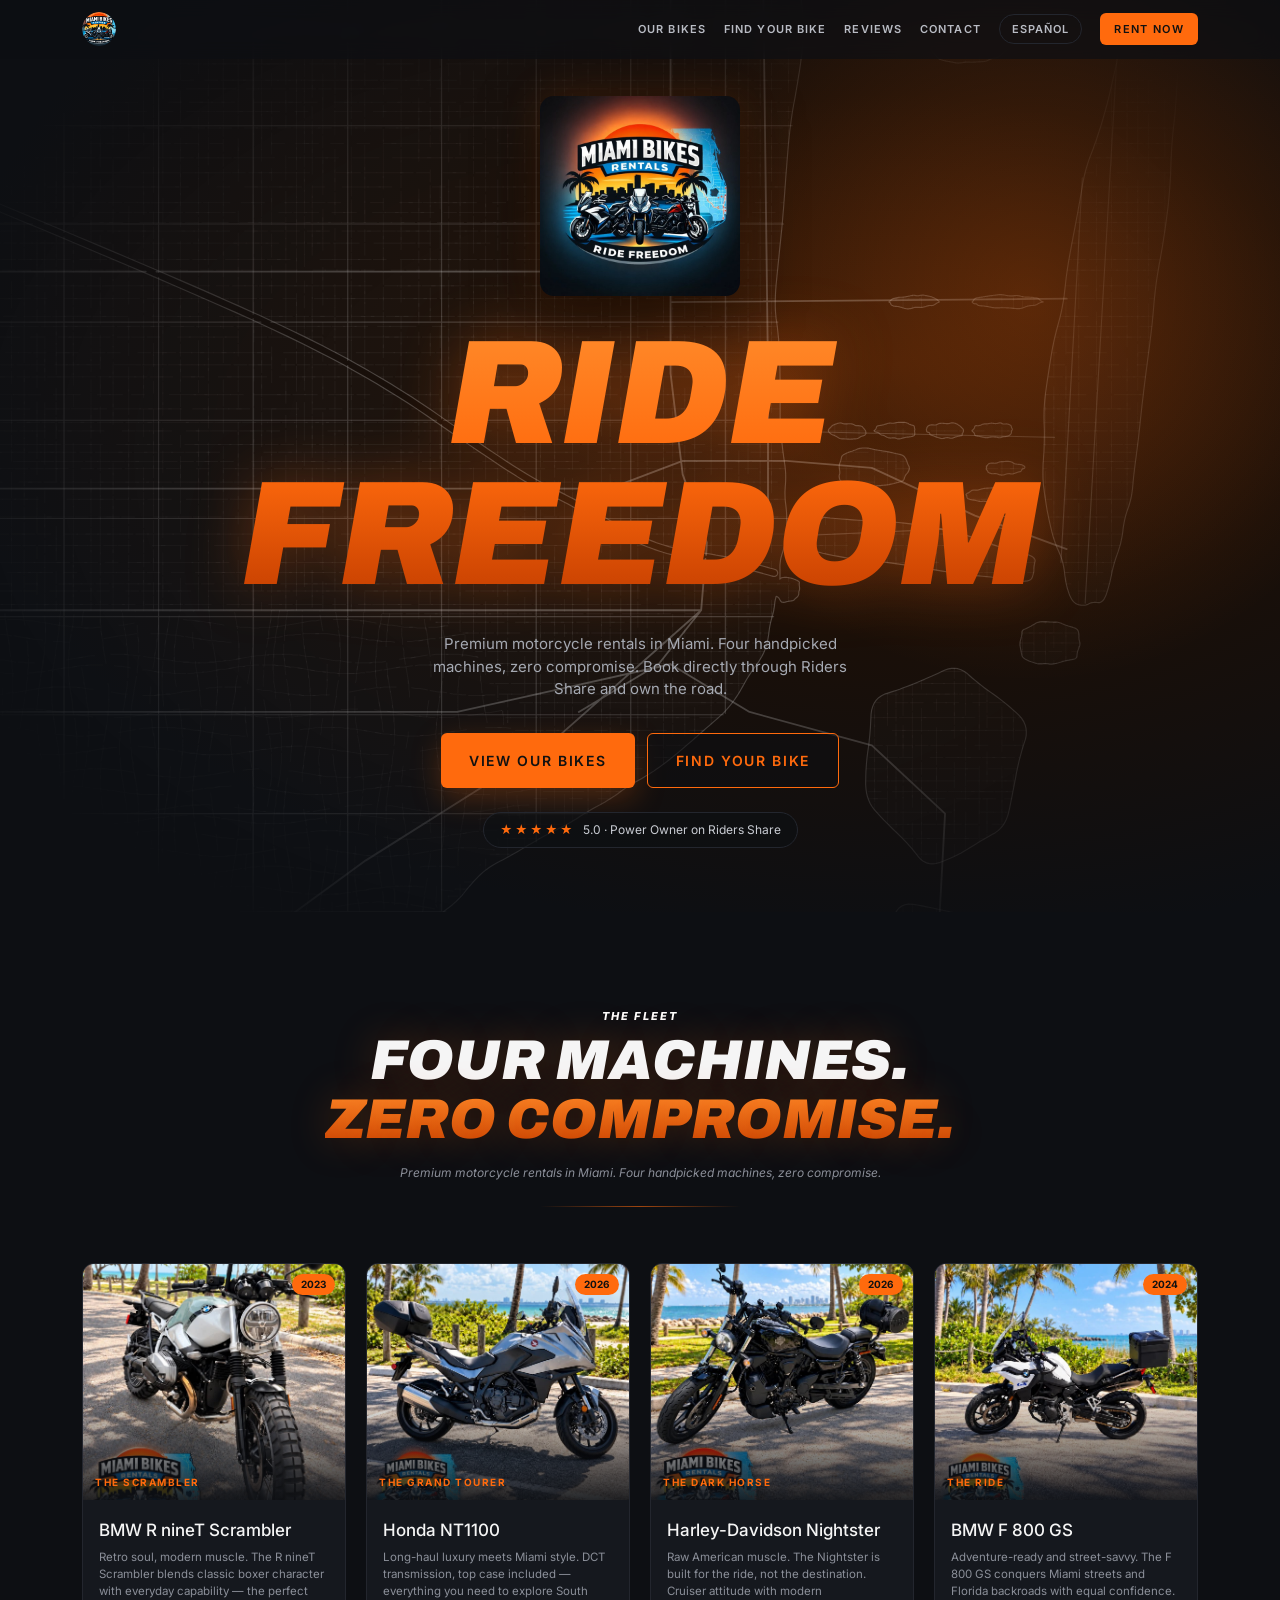
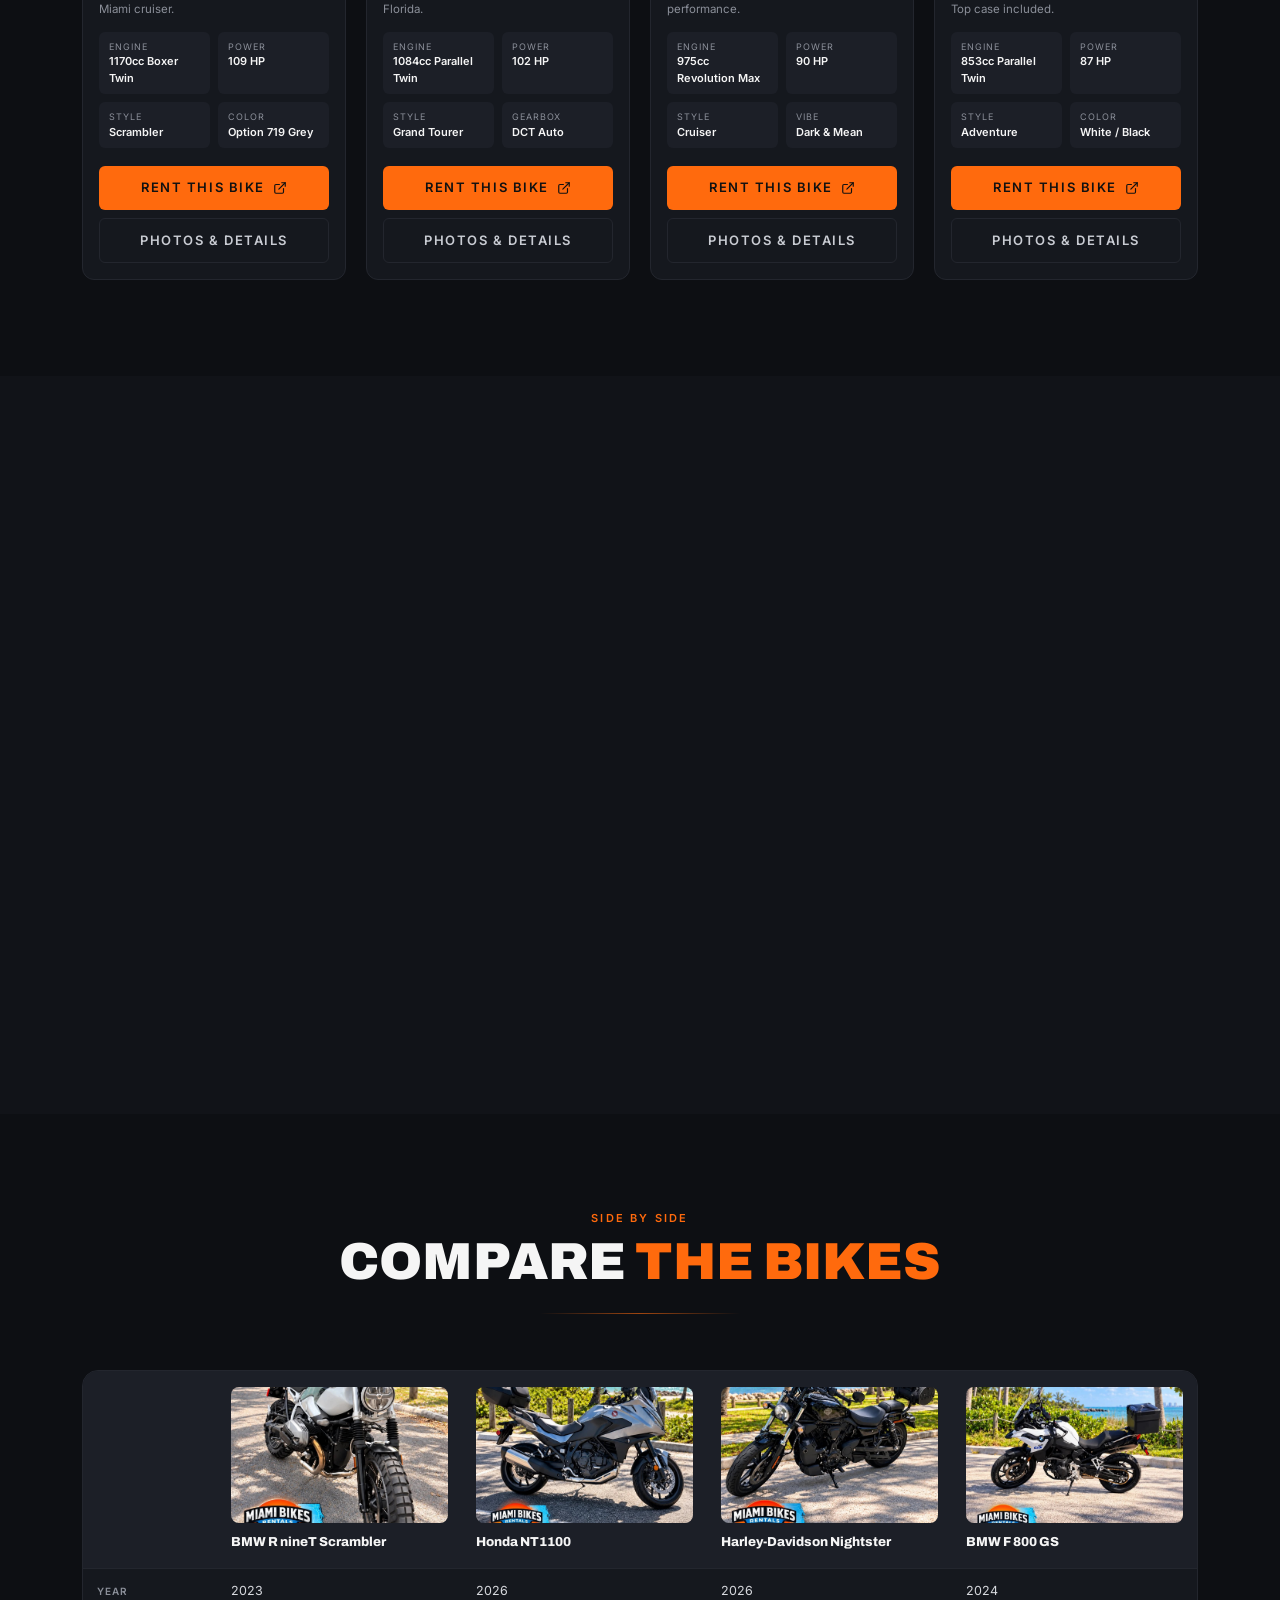
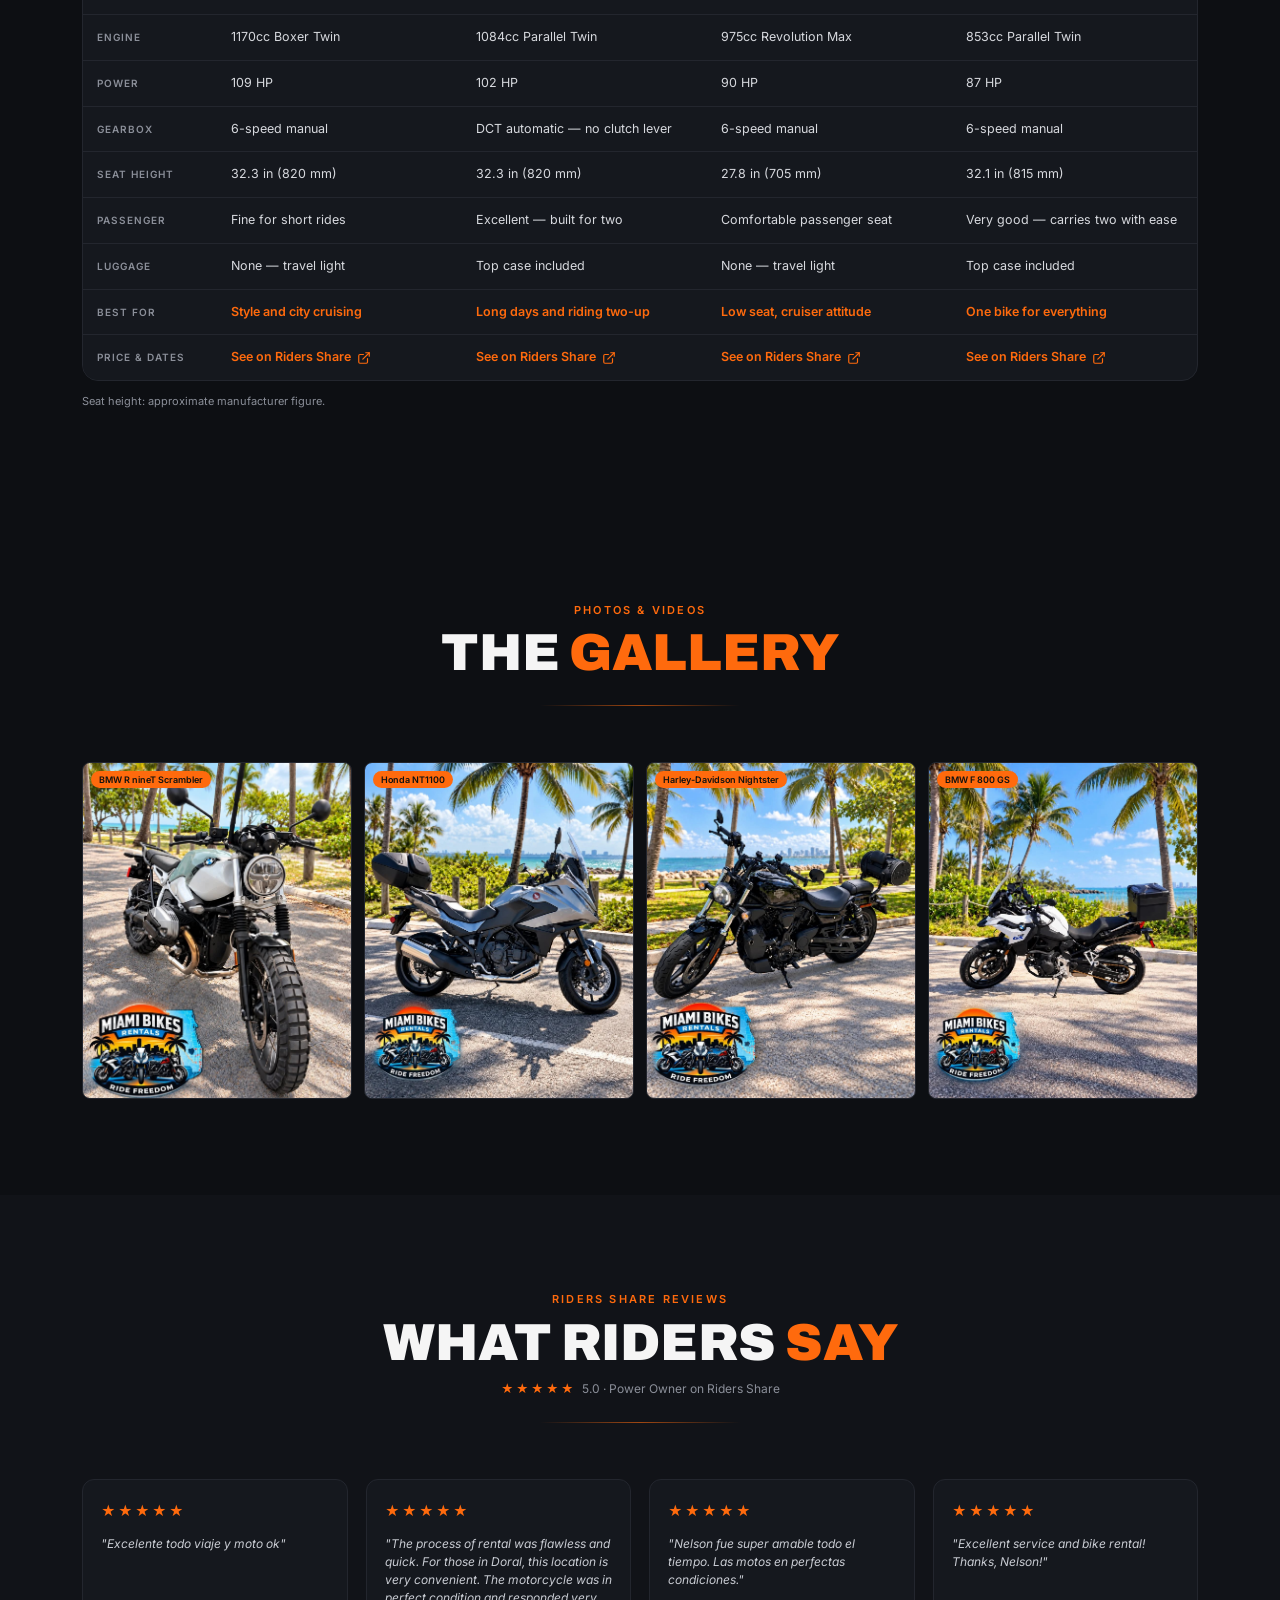
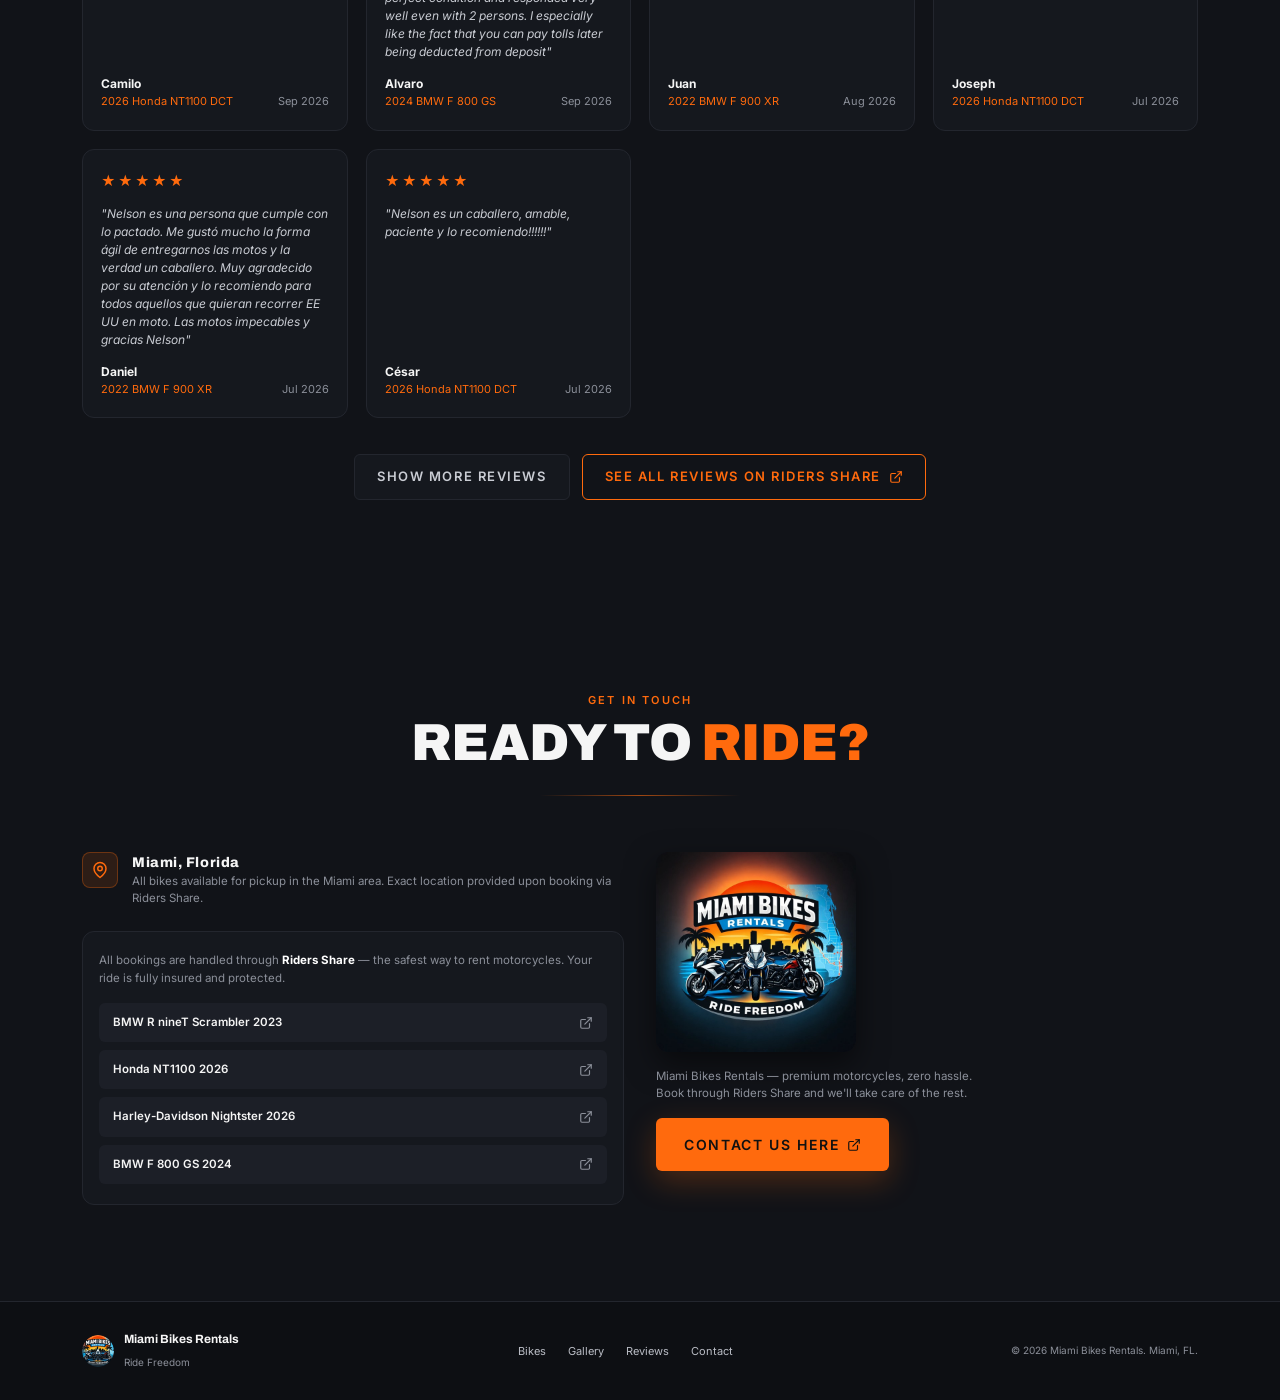
<file: index.html>
<!doctype html>
<html lang="en">
<head>
  <meta charset="utf-8" />
  <meta name="viewport" content="width=device-width, initial-scale=1" />
  <title>Miami Bikes Rentals | Premium Motorcycle Rentals in Miami</title>
  <meta name="description" content="Premium motorcycle rentals in Miami. BMW R nineT Scrambler, Honda NT1100, Harley-Davidson Nightster and BMW F 800 GS. Book directly through Riders Share." />
  <link rel="canonical" href="https://www.miamibikesrentals.com/" />
  <link rel="alternate" hreflang="en" href="https://www.miamibikesrentals.com/" />
  <link rel="alternate" hreflang="es" href="https://www.miamibikesrentals.com/?lang=es" />
  <meta property="og:title" content="Miami Bikes Rentals — Ride Freedom" />
  <meta property="og:description" content="Premium motorcycle rentals in Miami. Four handpicked machines, zero compromise." />
  <meta property="og:image" content="https://www.miamibikesrentals.com/assets/images/logo.jpg" />
  <meta property="og:url" content="https://www.miamibikesrentals.com/" />
  <meta name="theme-color" content="#0d0f13" />
  <link rel="icon" href="assets/images/favicon.png" />
  <link rel="preconnect" href="https://fonts.googleapis.com" />
  <link rel="preconnect" href="https://fonts.gstatic.com" crossorigin />
  <link href="https://fonts.googleapis.com/css2?family=Archivo:ital,wght@0,400;0,600;0,800;0,900;1,800;1,900&family=Inter:wght@400;500;600&display=swap" rel="stylesheet" />
  <link rel="stylesheet" href="css/styles.css?v=202611180700" />
  <script type="application/ld+json">{"@context": "https://schema.org", "@type": "LocalBusiness", "additionalType": "https://schema.org/AutoRental", "name": "Miami Bikes Rentals", "slogan": "Ride Freedom", "url": "https://www.miamibikesrentals.com/", "image": "https://www.miamibikesrentals.com/assets/images/logo.jpg", "description": "Premium motorcycle rentals in Miami, booked through Riders Share.", "address": {"@type": "PostalAddress", "addressLocality": "Miami", "addressRegion": "FL", "addressCountry": "US"}, "areaServed": "Miami, Florida", "knowsLanguage": ["en", "es"], "sameAs": ["https://www.riders-share.com/user/hakPjWedg6JsWYKZD"]}</script>
</head>
<body data-page="home">
  <header class="nav" id="nav">
    <div class="container nav-inner">
      <a href="#top" class="brand" data-track="logo">
        <img src="assets/images/logo-icon.png" alt="" class="brand-logo" onerror="this.style.display='none'" />
        <span>MIAMI BIKES RENTALS</span>
      </a>
      <button class="nav-toggle" aria-label="Open menu" aria-expanded="false" data-track="off">
        <span></span><span></span><span></span>
      </button>
      <nav class="nav-links">
        <a href="#bikes" data-track="our-bikes" data-i18n="nav.bikes">Our Bikes</a>
        <a href="#quiz" data-track="find-your-bike" data-i18n="nav.quiz">Find Your Bike</a>
        <a href="#how" data-track="how-it-works" data-i18n="nav.how" data-draft="how">How It Works</a>
        <a href="#reviews" data-track="reviews" data-i18n="nav.reviews">Reviews</a>
        <a href="#faq" data-track="faq" data-i18n="nav.faq" data-draft="faq">FAQ</a>
        <a href="#contact" data-track="contact" data-i18n="nav.contact">Contact</a>
        <button type="button" class="lang-toggle" aria-label="Change language"></button>
        <a href="#bikes" class="btn btn-primary btn-sm" data-track="rent-now" data-i18n="nav.rent">Rent Now</a>
      </nav>
    </div>
  </header>

  <main id="top">
    <!-- HERO -->
    <section class="hero">
      <div class="hero-map" aria-hidden="true"></div>
      <div class="hero-glow" aria-hidden="true"></div>
      <div class="container hero-content">
        <img src="assets/images/logo.jpg" alt="Miami Bikes Rentals — Ride Freedom" class="hero-logo" width="200" height="200" onerror="this.style.display='none'" />
        <h1 class="hero-title">RIDE<br />FREEDOM</h1>
        <p class="hero-sub" data-i18n="hero.sub">Premium motorcycle rentals in Miami. Four handpicked machines, zero compromise. Book directly through Riders Share and own the road.</p>
        <div class="hero-actions">
          <a href="#bikes" class="btn btn-primary btn-lg" data-track="view-our-bikes" data-i18n="hero.cta">View Our Bikes</a>
          <a href="#quiz" class="btn btn-outline btn-lg" data-track="find-your-bike" data-i18n="hero.quiz">Find Your Bike</a>
        </div>
        <a href="#" class="hero-badge js-profile-link" target="_blank" rel="noopener" data-track="rating-badge"><span class="stars">★★★★★</span> <span class="js-rating">5.0 · Power Owner on Riders Share</span></a>
      </div>
    </section>

    <!-- FLEET -->
    <section class="section" id="bikes">
      <div class="container">
        <div class="section-head">
          <p class="eyebrow eyebrow-white" data-i18n="fleet.eyebrow">The Fleet</p>
          <h2 class="fleet-title" data-i18n="fleet.title">FOUR MACHINES.<br /><span>ZERO COMPROMISE.</span></h2>
          <p class="section-sub" data-i18n="fleet.sub">Premium motorcycle rentals in Miami. Four handpicked machines, zero compromise.</p>
          <div class="divider"></div>
        </div>
        <div class="bike-grid" id="bike-grid"></div>
      </div>
    </section>

    <!-- FIND YOUR BIKE -->
    <section class="section section-alt" id="quiz">
      <div class="container">
        <div class="section-head">
          <p class="eyebrow" data-i18n="quiz.eyebrow">30-second quiz</p>
          <h2 class="section-title" data-i18n="quiz.title">FIND <span>YOUR BIKE</span></h2>
          <p class="section-sub" data-i18n="quiz.sub">Three quick questions and we'll tell you which of the four fits you.</p>
          <div class="divider"></div>
        </div>
        <div class="quiz-box" id="quiz-box"></div>
      </div>
    </section>

    <!-- COMPARE -->
    <section class="section" id="compare">
      <div class="container">
        <div class="section-head">
          <p class="eyebrow" data-i18n="compare.eyebrow">Side by side</p>
          <h2 class="section-title" data-i18n="compare.title">COMPARE <span>THE BIKES</span></h2>
          <div class="divider"></div>
        </div>
        <div class="compare-wrap">
          <table class="compare" id="compare-table"></table>
        </div>
        <p class="compare-note" data-i18n="compare.note">Seat height: approximate manufacturer figure.</p>
      </div>
    </section>

    <!-- HOW IT WORKS + INCLUDED (waiting for approval: see "published" in js/site-data.js) -->
    <section class="section section-alt" id="how" data-draft="how">
      <div class="container">
        <div class="section-head">
          <p class="eyebrow" data-i18n="how.eyebrow">Quick and easy</p>
          <h2 class="section-title" data-i18n="how.title">HOW IT <span>WORKS</span></h2>
          <div class="divider"></div>
        </div>
        <ol class="steps" id="how-steps"></ol>
        <div class="included">
          <h3 data-i18n="how.included">What's included</h3>
          <ul class="ticks" id="included-list"></ul>
        </div>
      </div>
    </section>

    <!-- GALLERY -->
    <section class="section" id="gallery">
      <div class="container">
        <div class="section-head">
          <p class="eyebrow" data-i18n="gallery.eyebrow">Photos &amp; Videos</p>
          <h2 class="section-title" data-i18n="gallery.title">THE <span>GALLERY</span></h2>
          <div class="divider"></div>
        </div>
        <div class="gallery-grid" id="gallery-grid"></div>
      </div>
    </section>

    <!-- REVIEWS -->
    <section class="section section-alt" id="reviews">
      <div class="container">
        <div class="section-head">
          <p class="eyebrow" data-i18n="reviews.eyebrow">Riders Share Reviews</p>
          <h2 class="section-title" data-i18n="reviews.title">WHAT RIDERS <span>SAY</span></h2>
          <p class="rating-line"><span class="stars">★★★★★</span> <span class="js-rating">5.0 · Power Owner on Riders Share</span></p>
          <div class="divider"></div>
        </div>
        <div class="review-grid" id="review-grid"></div>
        <div class="center review-actions">
          <button type="button" class="btn btn-ghost" id="reviews-more" data-track="show-more-reviews" data-i18n="reviews.more" hidden>Show more reviews</button>
          <a href="#" class="btn btn-outline js-profile-link" target="_blank" rel="noopener" data-track="see-all-reviews"><span data-i18n="reviews.all">See all reviews on Riders Share</span> <svg class="ext" width="14" height="14"><use href="#i-ext" /></svg></a>
        </div>
      </div>
    </section>

    <!-- RIDER WALL (shows once "riders" in js/site-data.js has photos) -->
    <section class="section" id="riders" hidden>
      <div class="container">
        <div class="section-head">
          <p class="eyebrow" data-i18n="riders.eyebrow">Our riders</p>
          <h2 class="section-title" data-i18n="riders.title">THE RIDER <span>WALL</span></h2>
          <div class="divider"></div>
        </div>
        <div class="rider-grid" id="rider-grid"></div>
      </div>
    </section>

    <!-- FAQ (waiting for approval: see "published" in js/site-data.js) -->
    <section class="section" id="faq" data-draft="faq">
      <div class="container">
        <div class="section-head">
          <p class="eyebrow" data-i18n="faq.eyebrow">Before you book</p>
          <h2 class="section-title" data-i18n="faq.title">QUESTIONS <span>&amp; ANSWERS</span></h2>
          <div class="divider"></div>
        </div>
        <div class="faq-list" id="faq-list"></div>
      </div>
    </section>

    <!-- CONTACT -->
    <section class="section section-alt" id="contact">
      <div class="container">
        <div class="section-head">
          <p class="eyebrow" data-i18n="contact.eyebrow">Get in Touch</p>
          <h2 class="section-title" data-i18n="contact.title">READY TO <span>RIDE?</span></h2>
          <div class="divider"></div>
        </div>
        <div class="contact-grid">
          <div>
            <div class="location">
              <div class="location-icon">
                <svg width="18" height="18" viewBox="0 0 24 24" fill="none" stroke="currentColor" stroke-width="2" stroke-linecap="round" stroke-linejoin="round"><path d="M20 10c0 6-8 12-8 12s-8-6-8-12a8 8 0 0 1 16 0Z"/><circle cx="12" cy="10" r="3"/></svg>
              </div>
              <div>
                <h3 data-i18n="contact.place">Miami, Florida</h3>
                <p data-i18n="contact.placeText">All bikes available for pickup in the Miami area. Exact location provided upon booking via Riders Share.</p>
              </div>
            </div>
            <div class="booking-card">
              <p data-i18n="contact.booking">All bookings are handled through <strong>Riders Share</strong> — the safest way to rent motorcycles. Your ride is fully insured and protected.</p>
              <div class="booking-links" id="booking-links"></div>
            </div>
          </div>
          <div class="contact-side">
            <img src="assets/images/logo.jpg" alt="Miami Bikes Rentals logo" class="contact-logo" onerror="this.style.display='none'" />
            <p data-i18n="contact.side">Miami Bikes Rentals — premium motorcycles, zero hassle.<br />Book through Riders Share and we'll take care of the rest.</p>
            <a href="#" class="btn btn-primary btn-lg js-contact-link" target="_blank" rel="noopener" data-track="contact-us"><span data-i18n="contact.cta">Contact us here</span> <svg class="ext" width="14" height="14"><use href="#i-ext" /></svg></a>
          </div>
        </div>
      </div>
    </section>
  </main>

  <footer class="footer">
    <div class="container footer-inner">
      <a href="#top" class="footer-brand" data-track="logo">
        <img src="assets/images/logo-icon.png" alt="" onerror="this.style.display='none'" />
        <span><strong>Miami Bikes Rentals</strong><small>Ride Freedom</small></span>
      </a>
      <nav class="footer-links">
        <a href="#bikes" data-track="our-bikes" data-i18n="nav.bikes">Bikes</a>
        <a href="#gallery" data-track="gallery" data-i18n="nav.gallery">Gallery</a>
        <a href="#reviews" data-track="reviews" data-i18n="nav.reviews">Reviews</a>
        <a href="#contact" data-track="contact" data-i18n="nav.contact">Contact</a>
      </nav>
      <p class="copyright">© <span id="year">2026</span> Miami Bikes Rentals. Miami, FL.</p>
    </div>
  </footer>

  <!-- Lightbox -->
  <div class="lightbox" id="lightbox" hidden>
    <button class="lightbox-close" aria-label="Close" data-track="off">×</button>
    <div class="lightbox-body" id="lightbox-body"></div>
  </div>

  <!-- Icons -->
  <svg width="0" height="0" style="position:absolute" aria-hidden="true">
    <symbol id="i-ext" viewBox="0 0 24 24" fill="none" stroke="currentColor" stroke-width="2" stroke-linecap="round" stroke-linejoin="round">
      <path d="M15 3h6v6"/><path d="M10 14 21 3"/><path d="M18 13v6a2 2 0 0 1-2 2H5a2 2 0 0 1-2-2V8a2 2 0 0 1 2-2h6"/>
    </symbol>
  </svg>

  <script src="js/site-data.js?v=202611180700"></script>
  <script src="js/i18n.js?v=202611180700"></script>
  <script src="js/common.js?v=202611180700"></script>
  <script src="js/main.js?v=202611180700"></script>
</body>
</html>
</file>
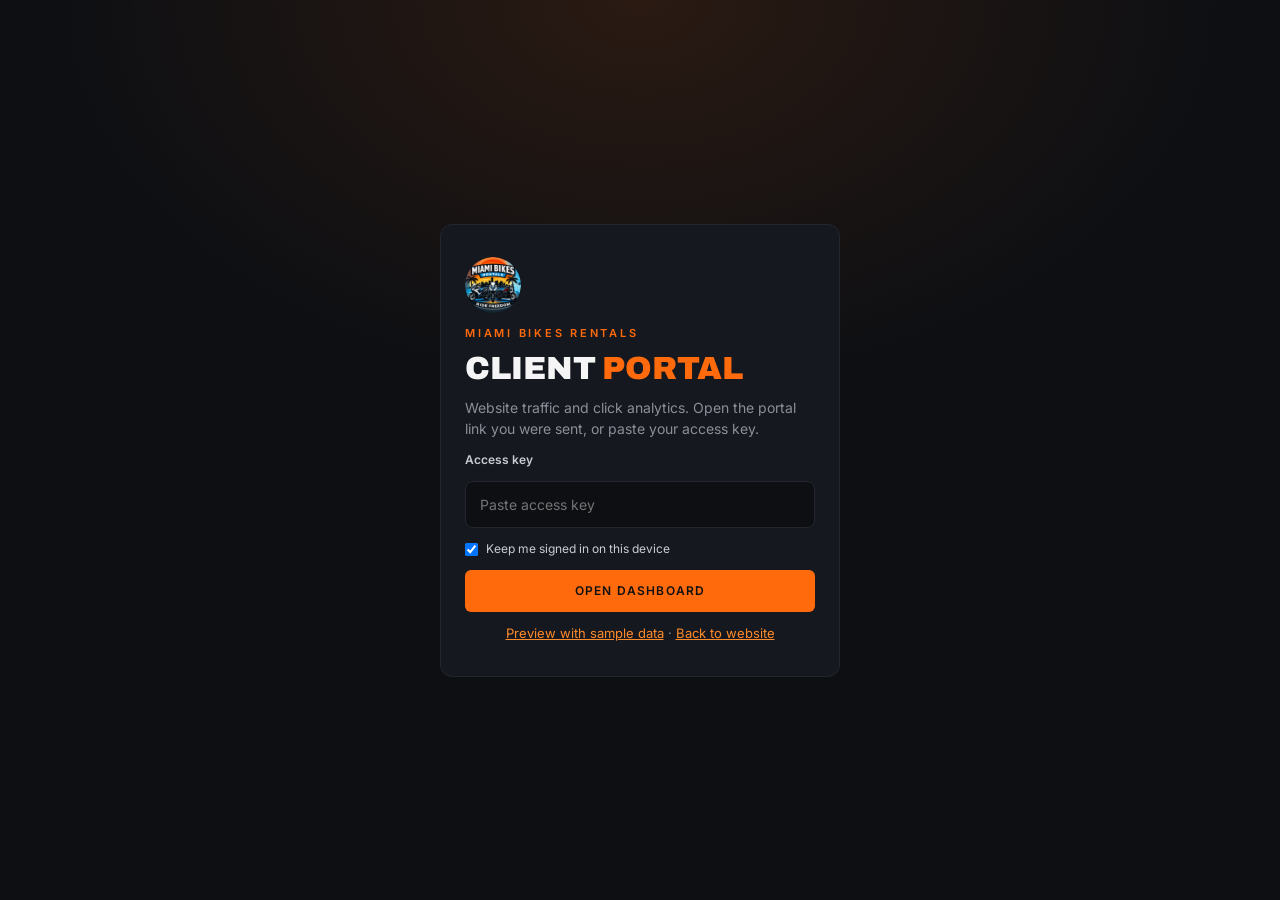
<file: admin/index.html>
<!doctype html>
<html lang="en">
<head>
  <meta charset="utf-8" />
  <meta name="viewport" content="width=device-width, initial-scale=1" />
  <meta name="robots" content="noindex, nofollow" />
  <meta name="referrer" content="no-referrer" />
  <title>Client Portal | Miami Bikes Rentals</title>
  <meta name="theme-color" content="#0d0f13" />
  <link rel="icon" href="../assets/images/favicon.png" />
  <link rel="preconnect" href="https://fonts.googleapis.com" />
  <link rel="preconnect" href="https://fonts.gstatic.com" crossorigin />
  <link href="https://fonts.googleapis.com/css2?family=Archivo:wght@600;800;900&family=Inter:wght@400;500;600&display=swap" rel="stylesheet" />
  <link rel="stylesheet" href="admin.css?v=202611180700" />
</head>
<body>
  <!-- SIGN IN -->
  <main class="login" id="login" hidden>
    <form class="login-card" id="login-form">
      <img src="../assets/images/logo-icon.png" alt="" class="login-logo" onerror="this.style.display='none'" />
      <p class="eyebrow">Miami Bikes Rentals</p>
      <h1>CLIENT <span>PORTAL</span></h1>
      <p class="muted">Website traffic and click analytics. Open the portal link you were sent, or paste your access key.</p>
      <label for="key">Access key</label>
      <input id="key" name="key" type="password" autocomplete="off" spellcheck="false" placeholder="Paste access key" required />
      <label class="check"><input type="checkbox" id="remember" checked /> Keep me signed in on this device</label>
      <button class="btn btn-primary btn-block" type="submit">Open dashboard</button>
      <p class="login-error" id="login-error" role="alert" hidden></p>
      <p class="login-alt"><a href="#demo">Preview with sample data</a> · <a href="../index.html">Back to website</a></p>
    </form>
  </main>

  <!-- DASHBOARD -->
  <div id="app" hidden>
    <header class="top">
      <div class="wrap top-inner">
        <a href="../index.html" class="brand">
          <img src="../assets/images/logo-icon.png" alt="" onerror="this.style.display='none'" />
          <span>MIAMI BIKES RENTALS <em>Analytics</em></span>
        </a>
        <div class="top-actions">
          <button class="btn btn-ghost btn-sm" id="share-btn" type="button">Copy portal link</button>
          <button class="btn btn-ghost btn-sm" id="signout-btn" type="button">Sign out</button>
        </div>
      </div>
    </header>

    <main class="wrap">
      <div class="demo-banner" id="demo-banner" hidden>
        Showing <strong>sample data</strong> — this is what the dashboard looks like once tracking is live.
        <a href="#" id="demo-exit">Sign in for real data</a>
      </div>

      <div class="toolbar">
        <div>
          <h1 class="page-title">CLICKS &amp; <span>TRAFFIC</span></h1>
          <p class="muted" id="range-label"></p>
        </div>
        <div class="seg" role="group" aria-label="Date range" id="range">
          <button type="button" data-days="1">Today</button>
          <button type="button" data-days="7">7 days</button>
          <button type="button" data-days="30" class="on">30 days</button>
          <button type="button" data-days="90">90 days</button>
          <button type="button" data-days="365">12 months</button>
        </div>
      </div>

      <p class="load-error" id="load-error" role="alert" hidden></p>

      <section class="kpis" id="kpis" aria-label="Summary"></section>

      <section class="panel">
        <div class="panel-head">
          <div>
            <h2>Visitors &amp; clicks per day</h2>
            <p class="muted">How many people visited the site, and how many clicks they made.</p>
          </div>
          <div class="legend">
            <span><i style="background: var(--s-visitors)"></i>Visitors</span>
            <span><i style="background: var(--s-clicks)"></i>Clicks</span>
          </div>
        </div>
        <div class="chart" id="trend"></div>
      </section>

      <div class="grid-2">
        <section class="panel">
          <div class="panel-head"><div><h2>Bookings by bike</h2><p class="muted">Clicks on a bike's Riders Share booking page.</p></div></div>
          <div id="by-bike"></div>
        </section>
        <section class="panel">
          <div class="panel-head"><div><h2>Clicks by part of the site</h2><p class="muted">Which section of which page people clicked in.</p></div></div>
          <div id="by-section"></div>
        </section>
      </div>

      <section class="panel">
        <div class="panel-head">
          <div>
            <h2>Every link &amp; button clicked</h2>
            <p class="muted">Select a row to see where those clicks came from (Instagram, Google, direct…).</p>
          </div>
          <div class="chips" id="kind-filter" role="group" aria-label="Filter by type"></div>
        </div>
        <div class="table-wrap">
          <table class="links">
            <thead><tr><th>What was clicked</th><th>Type</th><th>Where on the site</th><th class="num">Clicks</th></tr></thead>
            <tbody id="links-body"></tbody>
          </table>
        </div>
      </section>

      <div class="grid-2">
        <section class="panel">
          <div class="panel-head"><div><h2>Where visitors come from</h2><p class="muted">The website, app or link that sent each visitor.</p></div></div>
          <div id="sources"></div>
        </section>
        <section class="panel">
          <div class="panel-head"><div><h2>Campaigns</h2><p class="muted">Visits from tracked links (made with the link builder below).</p></div></div>
          <div id="campaigns"></div>
        </section>
      </div>

      <div class="grid-3">
        <section class="panel">
          <div class="panel-head"><div><h2>Pages visited</h2></div></div>
          <div id="pages"></div>
        </section>
        <section class="panel">
          <div class="panel-head"><div><h2>Visitor locations</h2></div></div>
          <div id="locations"></div>
        </section>
        <section class="panel">
          <div class="panel-head"><div><h2>Devices</h2></div></div>
          <div id="devices"></div>
        </section>
      </div>

      <section class="panel" id="builder">
        <div class="panel-head">
          <div>
            <h2>Tracked link builder</h2>
            <p class="muted">Use these links in Instagram bios, posts, ads or messages. Every visit and click they bring shows up above under that source and campaign.</p>
          </div>
        </div>
        <form class="builder" id="builder-form">
          <label>Where will you post it?
            <select id="b-source">
              <option value="instagram">Instagram</option>
              <option value="facebook">Facebook</option>
              <option value="tiktok">TikTok</option>
              <option value="whatsapp">WhatsApp</option>
              <option value="google-business">Google Business profile</option>
              <option value="email">Email</option>
              <option value="flyer-qr">Flyer / QR code</option>
              <option value="other">Other…</option>
            </select>
          </label>
          <label id="b-other-wrap" hidden>Source name<input id="b-other" placeholder="e.g. partner-hotel" /></label>
          <label>Campaign name <small>(optional)</small><input id="b-campaign" placeholder="e.g. bio-link, summer-promo" /></label>
          <label>Page
            <select id="b-page">
              <option value="">Home page</option>
              <option value="#bikes">Home — Our Bikes</option>
              <option value="#quiz">Home — Find Your Bike quiz</option>
              <option value="rent-bmw-r-ninet-scrambler-miami.html">BMW R nineT Scrambler page</option>
              <option value="rent-honda-nt1100-miami.html">Honda NT1100 page</option>
              <option value="rent-harley-davidson-nightster-miami.html">Harley-Davidson Nightster page</option>
              <option value="rent-bmw-f-800-gs-miami.html">BMW F 800 GS page</option>
            </select>
          </label>
        </form>
        <div class="builder-out">
          <code id="b-url"></code>
          <button class="btn btn-primary btn-sm" id="b-copy" type="button">Copy link</button>
        </div>
      </section>

      <p class="foot muted">
        Counts are unique per visitor session: the same person clicking the same link twice in one visit counts once.
        No cookies are used and no personal data is stored. Data by GoatCounter.
      </p>
    </main>
  </div>

  <div class="tooltip" id="tooltip" role="status" hidden></div>
  <div class="toast" id="toast" role="status" hidden></div>

  <script src="../js/site-data.js?v=202611180700"></script>
  <script src="admin.js?v=202611180700"></script>
</body>
</html>
</file>
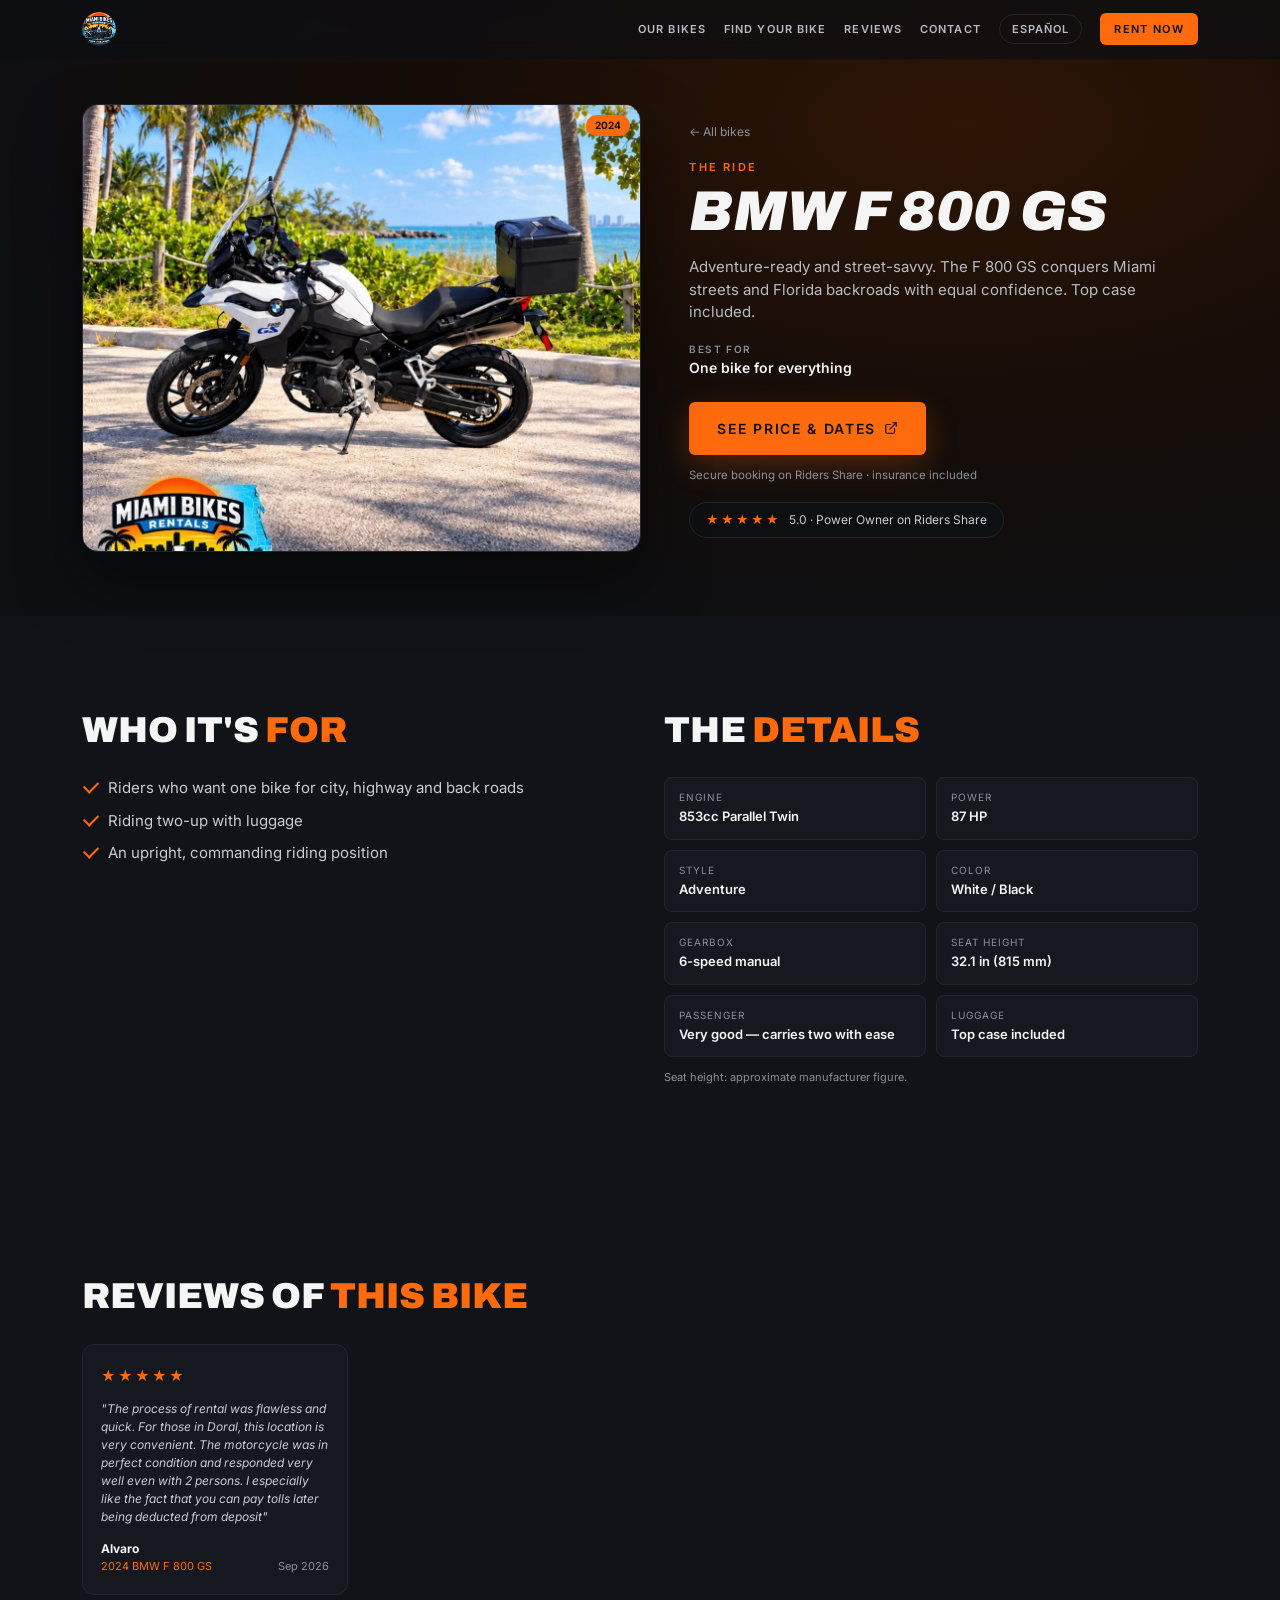
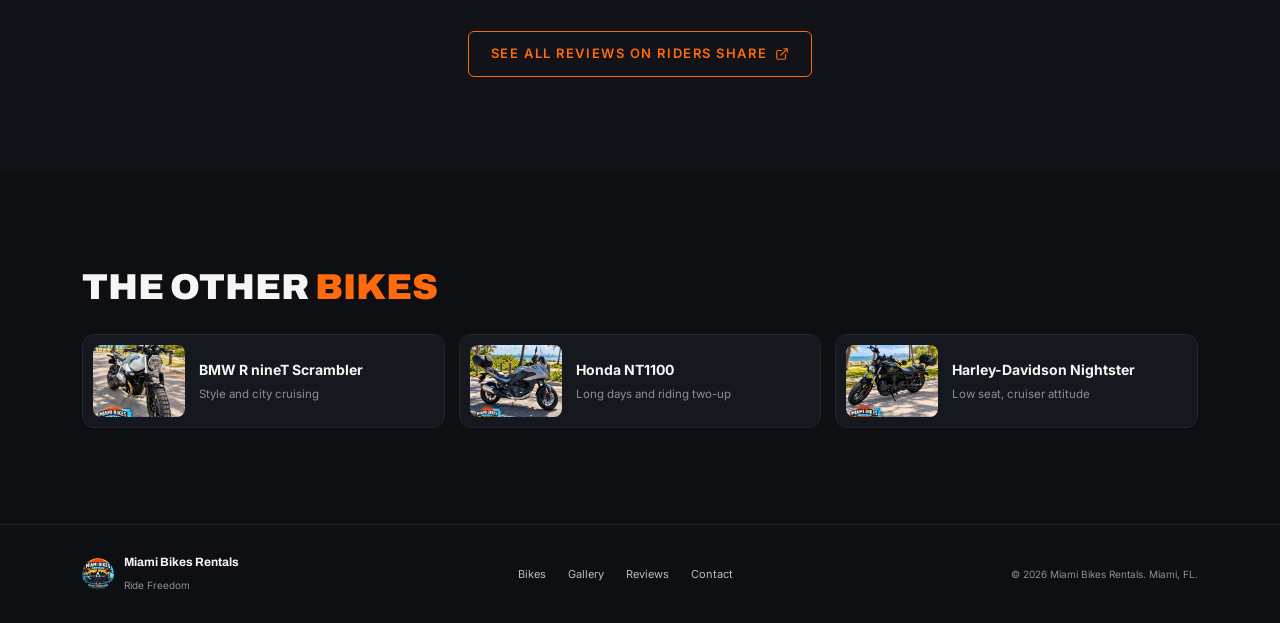
<file: rent-bmw-f-800-gs-miami.html>
<!doctype html>
<html lang="en">
<head>
  <meta charset="utf-8" />
  <meta name="viewport" content="width=device-width, initial-scale=1" />
  <title>Rent a BMW F 800 GS in Miami | Miami Bikes Rentals</title>
  <meta name="description" content="Rent the 2024 BMW F 800 GS in Miami. One bike for everything. 853cc Parallel Twin, 87 HP. Book securely through Riders Share." />
  <link rel="canonical" href="https://www.miamibikesrentals.com/rent-bmw-f-800-gs-miami.html" />
  <meta property="og:title" content="Rent the 2024 BMW F 800 GS in Miami" />
  <meta property="og:description" content="Adventure-ready and street-savvy. The F 800 GS conquers Miami streets and Florida backroads with equal confidence. Top case included." />
  <meta property="og:image" content="https://www.miamibikesrentals.com/assets/images/bmw-f800gs.jpg" />
  <meta property="og:url" content="https://www.miamibikesrentals.com/rent-bmw-f-800-gs-miami.html" />
  <meta name="theme-color" content="#0d0f13" />
  <link rel="icon" href="assets/images/favicon.png" />
  <link rel="preconnect" href="https://fonts.googleapis.com" />
  <link rel="preconnect" href="https://fonts.gstatic.com" crossorigin />
  <link href="https://fonts.googleapis.com/css2?family=Archivo:ital,wght@0,400;0,600;0,800;0,900;1,800;1,900&family=Inter:wght@400;500;600&display=swap" rel="stylesheet" />
  <link rel="stylesheet" href="css/styles.css?v=202611180700" />
  <script type="application/ld+json">{"@context": "https://schema.org", "@type": "Motorcycle", "name": "2024 BMW F 800 GS", "brand": "BMW", "vehicleModelDate": "2024", "image": "https://www.miamibikesrentals.com/assets/images/bmw-f800gs.jpg", "description": "Adventure-ready and street-savvy. The F 800 GS conquers Miami streets and Florida backroads with equal confidence. Top case included.", "url": "https://www.miamibikesrentals.com/rent-bmw-f-800-gs-miami.html"}</script>
</head>
<body data-page="bmw-f-800-gs" data-bike="bmw-f-800-gs">
  <header class="nav" id="nav">
    <div class="container nav-inner">
      <a href="index.html" class="brand" data-track="logo">
        <img src="assets/images/logo-icon.png" alt="" class="brand-logo" onerror="this.style.display='none'" />
        <span>MIAMI BIKES RENTALS</span>
      </a>
      <button class="nav-toggle" aria-label="Open menu" aria-expanded="false" data-track="off">
        <span></span><span></span><span></span>
      </button>
      <nav class="nav-links">
        <a href="index.html#bikes" data-track="our-bikes" data-i18n="nav.bikes">Our Bikes</a>
        <a href="index.html#quiz" data-track="find-your-bike" data-i18n="nav.quiz">Find Your Bike</a>
        <a href="index.html#how" data-track="how-it-works" data-i18n="nav.how" data-draft="how">How It Works</a>
        <a href="index.html#reviews" data-track="reviews" data-i18n="nav.reviews">Reviews</a>
        <a href="index.html#faq" data-track="faq" data-i18n="nav.faq" data-draft="faq">FAQ</a>
        <a href="index.html#contact" data-track="contact" data-i18n="nav.contact">Contact</a>
        <button type="button" class="lang-toggle" aria-label="Change language"></button>
        <a href="index.html#bikes" class="btn btn-primary btn-sm" data-track="rent-now" data-i18n="nav.rent">Rent Now</a>
      </nav>
    </div>
  </header>

  <!-- The page content is built by js/bike.js from this bike's entry in js/site-data.js. -->
  <main id="top" class="bike-page">
    <section class="bp-hero" data-section="hero">
      <div class="container">
        <h1>BMW F 800 GS</h1>
        <p>Adventure-ready and street-savvy. The F 800 GS conquers Miami streets and Florida backroads with equal confidence. Top case included.</p>
      </div>
    </section>
  </main>

  <footer class="footer">
    <div class="container footer-inner">
      <a href="index.html" class="footer-brand" data-track="logo">
        <img src="assets/images/logo-icon.png" alt="" onerror="this.style.display='none'" />
        <span><strong>Miami Bikes Rentals</strong><small>Ride Freedom</small></span>
      </a>
      <nav class="footer-links">
        <a href="index.html#bikes" data-track="our-bikes" data-i18n="nav.bikes">Bikes</a>
        <a href="index.html#gallery" data-track="gallery" data-i18n="nav.gallery">Gallery</a>
        <a href="index.html#reviews" data-track="reviews" data-i18n="nav.reviews">Reviews</a>
        <a href="index.html#contact" data-track="contact" data-i18n="nav.contact">Contact</a>
      </nav>
      <p class="copyright">© <span id="year">2026</span> Miami Bikes Rentals. Miami, FL.</p>
    </div>
  </footer>

  <!-- Lightbox -->
  <div class="lightbox" id="lightbox" hidden>
    <button class="lightbox-close" aria-label="Close" data-track="off">×</button>
    <div class="lightbox-body" id="lightbox-body"></div>
  </div>

  <!-- Icons -->
  <svg width="0" height="0" style="position:absolute" aria-hidden="true">
    <symbol id="i-ext" viewBox="0 0 24 24" fill="none" stroke="currentColor" stroke-width="2" stroke-linecap="round" stroke-linejoin="round">
      <path d="M15 3h6v6"/><path d="M10 14 21 3"/><path d="M18 13v6a2 2 0 0 1-2 2H5a2 2 0 0 1-2-2V8a2 2 0 0 1 2-2h6"/>
    </symbol>
  </svg>

  <script src="js/site-data.js?v=202611180700"></script>
  <script src="js/i18n.js?v=202611180700"></script>
  <script src="js/common.js?v=202611180700"></script>
  <script src="js/bike.js?v=202611180700"></script>
</body>
</html>
</file>
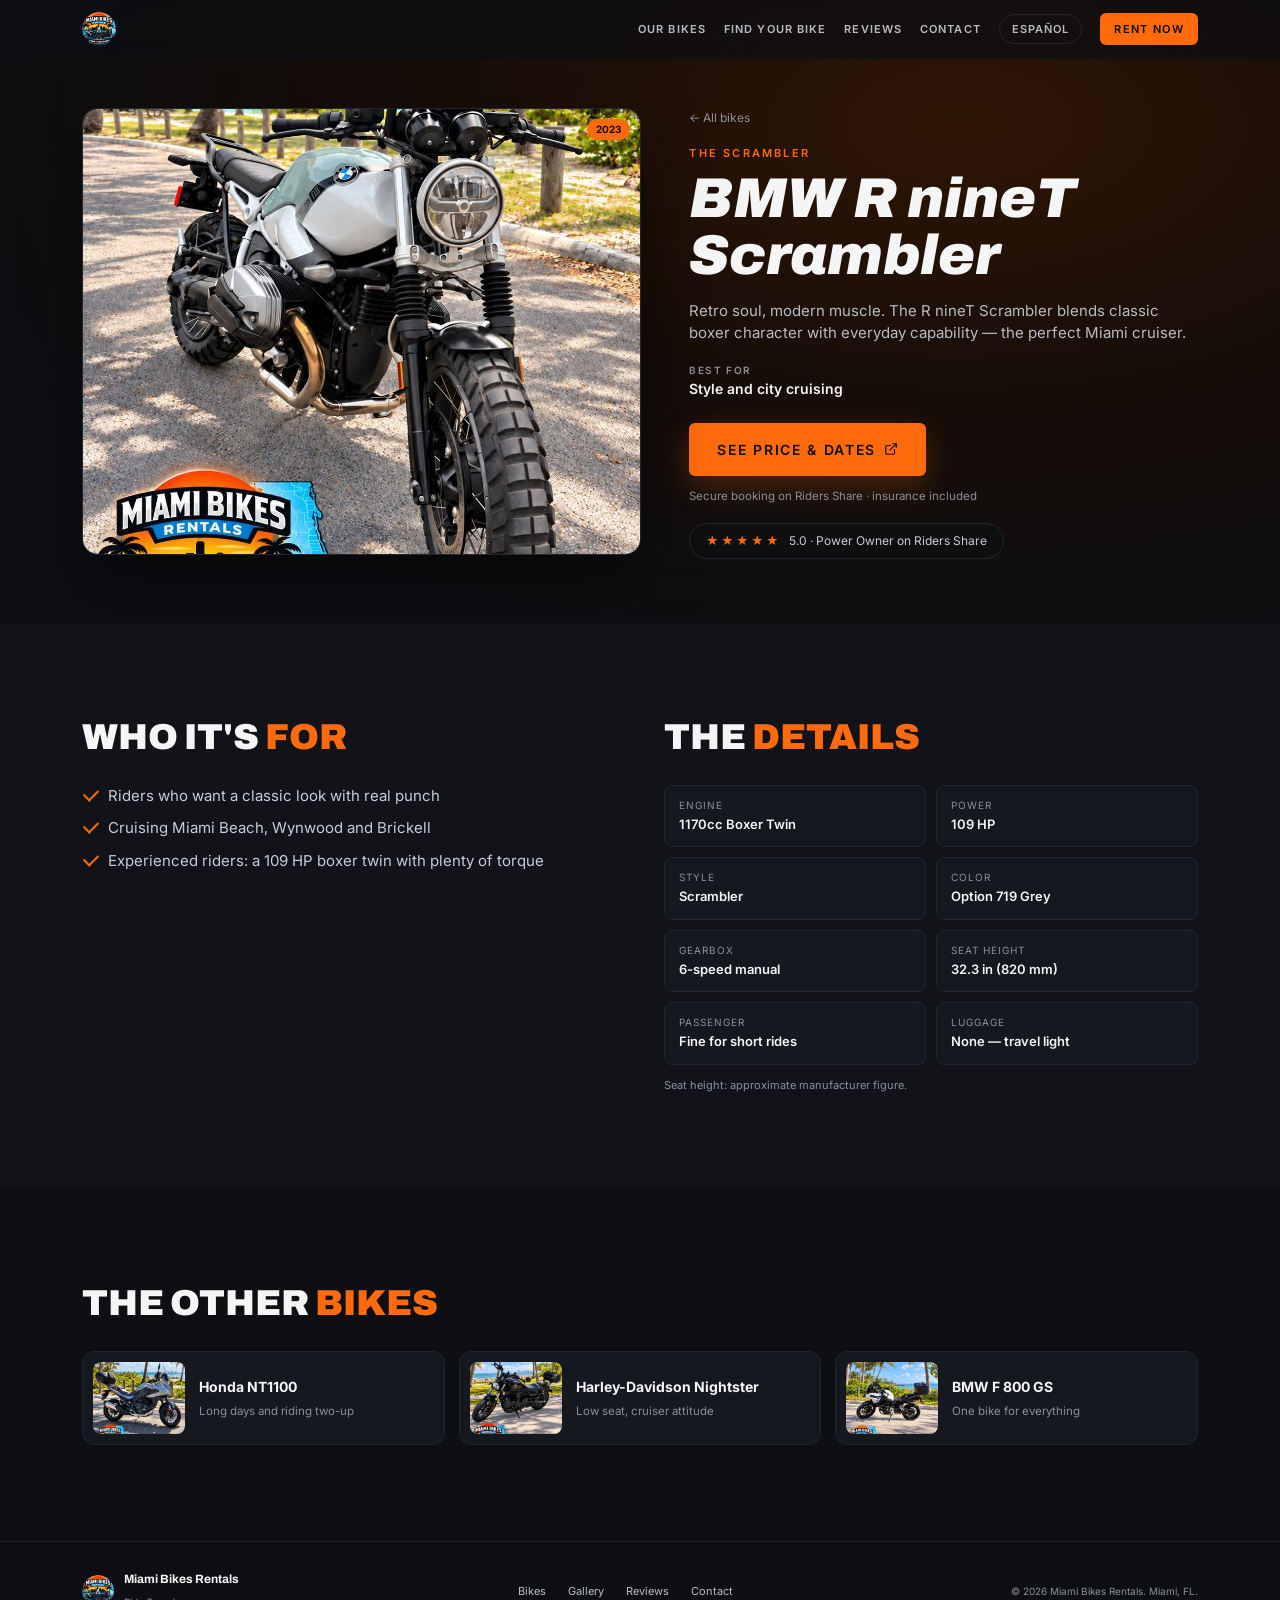
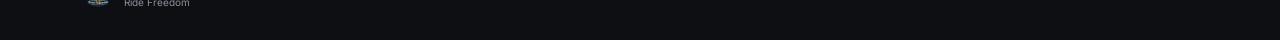
<file: rent-bmw-r-ninet-scrambler-miami.html>
<!doctype html>
<html lang="en">
<head>
  <meta charset="utf-8" />
  <meta name="viewport" content="width=device-width, initial-scale=1" />
  <title>Rent a BMW R nineT Scrambler in Miami | Miami Bikes Rentals</title>
  <meta name="description" content="Rent the 2023 BMW R nineT Scrambler in Miami. Style and city cruising. 1170cc Boxer Twin, 109 HP. Book securely through Riders Share." />
  <link rel="canonical" href="https://www.miamibikesrentals.com/rent-bmw-r-ninet-scrambler-miami.html" />
  <meta property="og:title" content="Rent the 2023 BMW R nineT Scrambler in Miami" />
  <meta property="og:description" content="Retro soul, modern muscle. The R nineT Scrambler blends classic boxer character with everyday capability — the perfect Miami cruiser." />
  <meta property="og:image" content="https://www.miamibikesrentals.com/assets/images/bmw-r-ninet-scrambler.jpg" />
  <meta property="og:url" content="https://www.miamibikesrentals.com/rent-bmw-r-ninet-scrambler-miami.html" />
  <meta name="theme-color" content="#0d0f13" />
  <link rel="icon" href="assets/images/favicon.png" />
  <link rel="preconnect" href="https://fonts.googleapis.com" />
  <link rel="preconnect" href="https://fonts.gstatic.com" crossorigin />
  <link href="https://fonts.googleapis.com/css2?family=Archivo:ital,wght@0,400;0,600;0,800;0,900;1,800;1,900&family=Inter:wght@400;500;600&display=swap" rel="stylesheet" />
  <link rel="stylesheet" href="css/styles.css?v=202611180700" />
  <script type="application/ld+json">{"@context": "https://schema.org", "@type": "Motorcycle", "name": "2023 BMW R nineT Scrambler", "brand": "BMW", "vehicleModelDate": "2023", "image": "https://www.miamibikesrentals.com/assets/images/bmw-r-ninet-scrambler.jpg", "description": "Retro soul, modern muscle. The R nineT Scrambler blends classic boxer character with everyday capability — the perfect Miami cruiser.", "url": "https://www.miamibikesrentals.com/rent-bmw-r-ninet-scrambler-miami.html"}</script>
</head>
<body data-page="bmw-r-ninet-scrambler" data-bike="bmw-r-ninet-scrambler">
  <header class="nav" id="nav">
    <div class="container nav-inner">
      <a href="index.html" class="brand" data-track="logo">
        <img src="assets/images/logo-icon.png" alt="" class="brand-logo" onerror="this.style.display='none'" />
        <span>MIAMI BIKES RENTALS</span>
      </a>
      <button class="nav-toggle" aria-label="Open menu" aria-expanded="false" data-track="off">
        <span></span><span></span><span></span>
      </button>
      <nav class="nav-links">
        <a href="index.html#bikes" data-track="our-bikes" data-i18n="nav.bikes">Our Bikes</a>
        <a href="index.html#quiz" data-track="find-your-bike" data-i18n="nav.quiz">Find Your Bike</a>
        <a href="index.html#how" data-track="how-it-works" data-i18n="nav.how" data-draft="how">How It Works</a>
        <a href="index.html#reviews" data-track="reviews" data-i18n="nav.reviews">Reviews</a>
        <a href="index.html#faq" data-track="faq" data-i18n="nav.faq" data-draft="faq">FAQ</a>
        <a href="index.html#contact" data-track="contact" data-i18n="nav.contact">Contact</a>
        <button type="button" class="lang-toggle" aria-label="Change language"></button>
        <a href="index.html#bikes" class="btn btn-primary btn-sm" data-track="rent-now" data-i18n="nav.rent">Rent Now</a>
      </nav>
    </div>
  </header>

  <!-- The page content is built by js/bike.js from this bike's entry in js/site-data.js. -->
  <main id="top" class="bike-page">
    <section class="bp-hero" data-section="hero">
      <div class="container">
        <h1>BMW R nineT Scrambler</h1>
        <p>Retro soul, modern muscle. The R nineT Scrambler blends classic boxer character with everyday capability — the perfect Miami cruiser.</p>
      </div>
    </section>
  </main>

  <footer class="footer">
    <div class="container footer-inner">
      <a href="index.html" class="footer-brand" data-track="logo">
        <img src="assets/images/logo-icon.png" alt="" onerror="this.style.display='none'" />
        <span><strong>Miami Bikes Rentals</strong><small>Ride Freedom</small></span>
      </a>
      <nav class="footer-links">
        <a href="index.html#bikes" data-track="our-bikes" data-i18n="nav.bikes">Bikes</a>
        <a href="index.html#gallery" data-track="gallery" data-i18n="nav.gallery">Gallery</a>
        <a href="index.html#reviews" data-track="reviews" data-i18n="nav.reviews">Reviews</a>
        <a href="index.html#contact" data-track="contact" data-i18n="nav.contact">Contact</a>
      </nav>
      <p class="copyright">© <span id="year">2026</span> Miami Bikes Rentals. Miami, FL.</p>
    </div>
  </footer>

  <!-- Lightbox -->
  <div class="lightbox" id="lightbox" hidden>
    <button class="lightbox-close" aria-label="Close" data-track="off">×</button>
    <div class="lightbox-body" id="lightbox-body"></div>
  </div>

  <!-- Icons -->
  <svg width="0" height="0" style="position:absolute" aria-hidden="true">
    <symbol id="i-ext" viewBox="0 0 24 24" fill="none" stroke="currentColor" stroke-width="2" stroke-linecap="round" stroke-linejoin="round">
      <path d="M15 3h6v6"/><path d="M10 14 21 3"/><path d="M18 13v6a2 2 0 0 1-2 2H5a2 2 0 0 1-2-2V8a2 2 0 0 1 2-2h6"/>
    </symbol>
  </svg>

  <script src="js/site-data.js?v=202611180700"></script>
  <script src="js/i18n.js?v=202611180700"></script>
  <script src="js/common.js?v=202611180700"></script>
  <script src="js/bike.js?v=202611180700"></script>
</body>
</html>
</file>
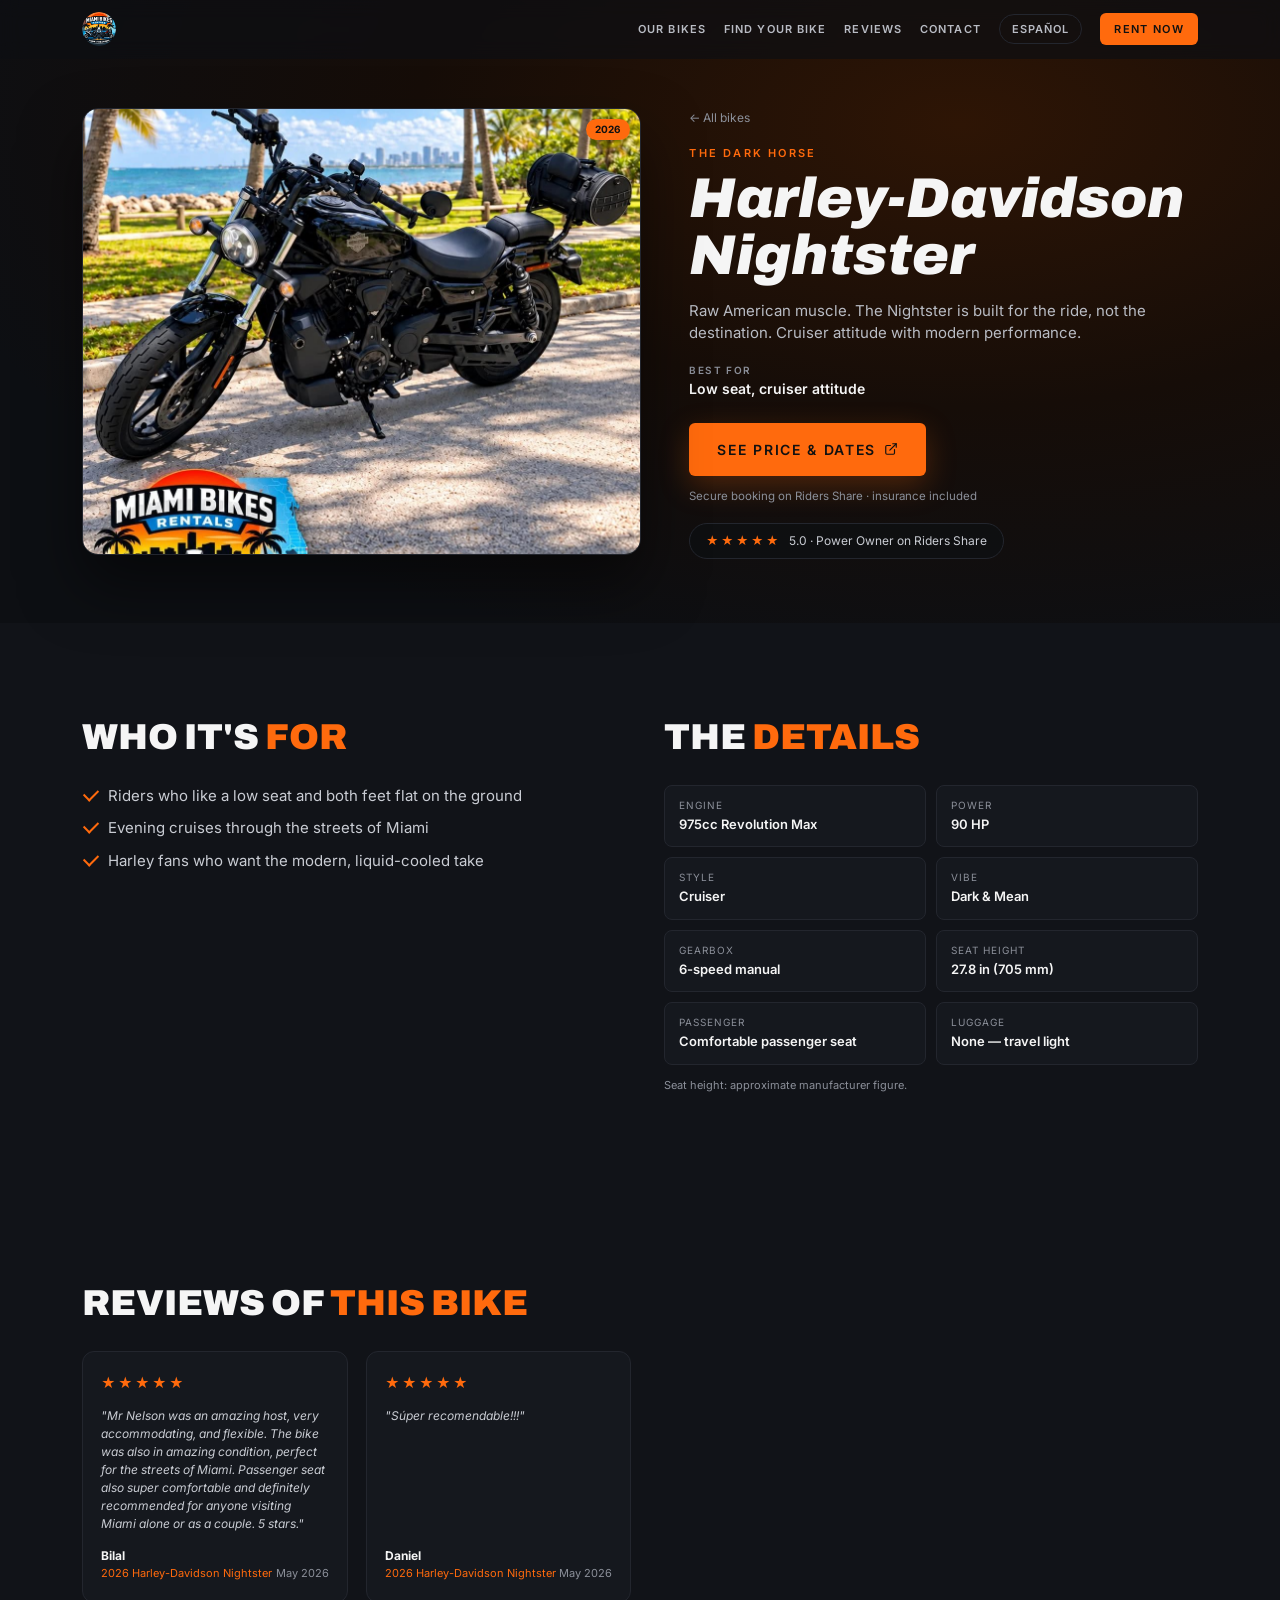
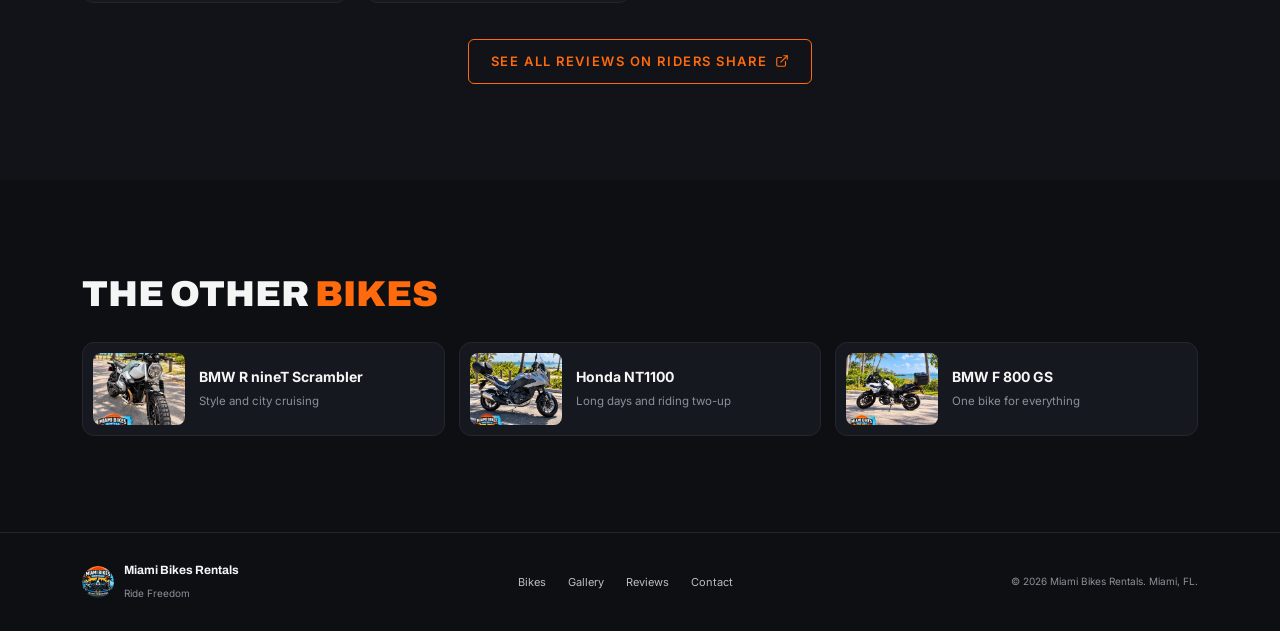
<file: rent-harley-davidson-nightster-miami.html>
<!doctype html>
<html lang="en">
<head>
  <meta charset="utf-8" />
  <meta name="viewport" content="width=device-width, initial-scale=1" />
  <title>Rent a Harley-Davidson Nightster in Miami | Miami Bikes Rentals</title>
  <meta name="description" content="Rent the 2026 Harley-Davidson Nightster in Miami. Low seat, cruiser attitude. 975cc Revolution Max, 90 HP. Book securely through Riders Share." />
  <link rel="canonical" href="https://www.miamibikesrentals.com/rent-harley-davidson-nightster-miami.html" />
  <meta property="og:title" content="Rent the 2026 Harley-Davidson Nightster in Miami" />
  <meta property="og:description" content="Raw American muscle. The Nightster is built for the ride, not the destination. Cruiser attitude with modern performance." />
  <meta property="og:image" content="https://www.miamibikesrentals.com/assets/images/harley-nightster.jpg" />
  <meta property="og:url" content="https://www.miamibikesrentals.com/rent-harley-davidson-nightster-miami.html" />
  <meta name="theme-color" content="#0d0f13" />
  <link rel="icon" href="assets/images/favicon.png" />
  <link rel="preconnect" href="https://fonts.googleapis.com" />
  <link rel="preconnect" href="https://fonts.gstatic.com" crossorigin />
  <link href="https://fonts.googleapis.com/css2?family=Archivo:ital,wght@0,400;0,600;0,800;0,900;1,800;1,900&family=Inter:wght@400;500;600&display=swap" rel="stylesheet" />
  <link rel="stylesheet" href="css/styles.css?v=202611180700" />
  <script type="application/ld+json">{"@context": "https://schema.org", "@type": "Motorcycle", "name": "2026 Harley-Davidson Nightster", "brand": "Harley-Davidson", "vehicleModelDate": "2026", "image": "https://www.miamibikesrentals.com/assets/images/harley-nightster.jpg", "description": "Raw American muscle. The Nightster is built for the ride, not the destination. Cruiser attitude with modern performance.", "url": "https://www.miamibikesrentals.com/rent-harley-davidson-nightster-miami.html"}</script>
</head>
<body data-page="harley-davidson-nightster" data-bike="harley-davidson-nightster">
  <header class="nav" id="nav">
    <div class="container nav-inner">
      <a href="index.html" class="brand" data-track="logo">
        <img src="assets/images/logo-icon.png" alt="" class="brand-logo" onerror="this.style.display='none'" />
        <span>MIAMI BIKES RENTALS</span>
      </a>
      <button class="nav-toggle" aria-label="Open menu" aria-expanded="false" data-track="off">
        <span></span><span></span><span></span>
      </button>
      <nav class="nav-links">
        <a href="index.html#bikes" data-track="our-bikes" data-i18n="nav.bikes">Our Bikes</a>
        <a href="index.html#quiz" data-track="find-your-bike" data-i18n="nav.quiz">Find Your Bike</a>
        <a href="index.html#how" data-track="how-it-works" data-i18n="nav.how" data-draft="how">How It Works</a>
        <a href="index.html#reviews" data-track="reviews" data-i18n="nav.reviews">Reviews</a>
        <a href="index.html#faq" data-track="faq" data-i18n="nav.faq" data-draft="faq">FAQ</a>
        <a href="index.html#contact" data-track="contact" data-i18n="nav.contact">Contact</a>
        <button type="button" class="lang-toggle" aria-label="Change language"></button>
        <a href="index.html#bikes" class="btn btn-primary btn-sm" data-track="rent-now" data-i18n="nav.rent">Rent Now</a>
      </nav>
    </div>
  </header>

  <!-- The page content is built by js/bike.js from this bike's entry in js/site-data.js. -->
  <main id="top" class="bike-page">
    <section class="bp-hero" data-section="hero">
      <div class="container">
        <h1>Harley-Davidson Nightster</h1>
        <p>Raw American muscle. The Nightster is built for the ride, not the destination. Cruiser attitude with modern performance.</p>
      </div>
    </section>
  </main>

  <footer class="footer">
    <div class="container footer-inner">
      <a href="index.html" class="footer-brand" data-track="logo">
        <img src="assets/images/logo-icon.png" alt="" onerror="this.style.display='none'" />
        <span><strong>Miami Bikes Rentals</strong><small>Ride Freedom</small></span>
      </a>
      <nav class="footer-links">
        <a href="index.html#bikes" data-track="our-bikes" data-i18n="nav.bikes">Bikes</a>
        <a href="index.html#gallery" data-track="gallery" data-i18n="nav.gallery">Gallery</a>
        <a href="index.html#reviews" data-track="reviews" data-i18n="nav.reviews">Reviews</a>
        <a href="index.html#contact" data-track="contact" data-i18n="nav.contact">Contact</a>
      </nav>
      <p class="copyright">© <span id="year">2026</span> Miami Bikes Rentals. Miami, FL.</p>
    </div>
  </footer>

  <!-- Lightbox -->
  <div class="lightbox" id="lightbox" hidden>
    <button class="lightbox-close" aria-label="Close" data-track="off">×</button>
    <div class="lightbox-body" id="lightbox-body"></div>
  </div>

  <!-- Icons -->
  <svg width="0" height="0" style="position:absolute" aria-hidden="true">
    <symbol id="i-ext" viewBox="0 0 24 24" fill="none" stroke="currentColor" stroke-width="2" stroke-linecap="round" stroke-linejoin="round">
      <path d="M15 3h6v6"/><path d="M10 14 21 3"/><path d="M18 13v6a2 2 0 0 1-2 2H5a2 2 0 0 1-2-2V8a2 2 0 0 1 2-2h6"/>
    </symbol>
  </svg>

  <script src="js/site-data.js?v=202611180700"></script>
  <script src="js/i18n.js?v=202611180700"></script>
  <script src="js/common.js?v=202611180700"></script>
  <script src="js/bike.js?v=202611180700"></script>
</body>
</html>
</file>
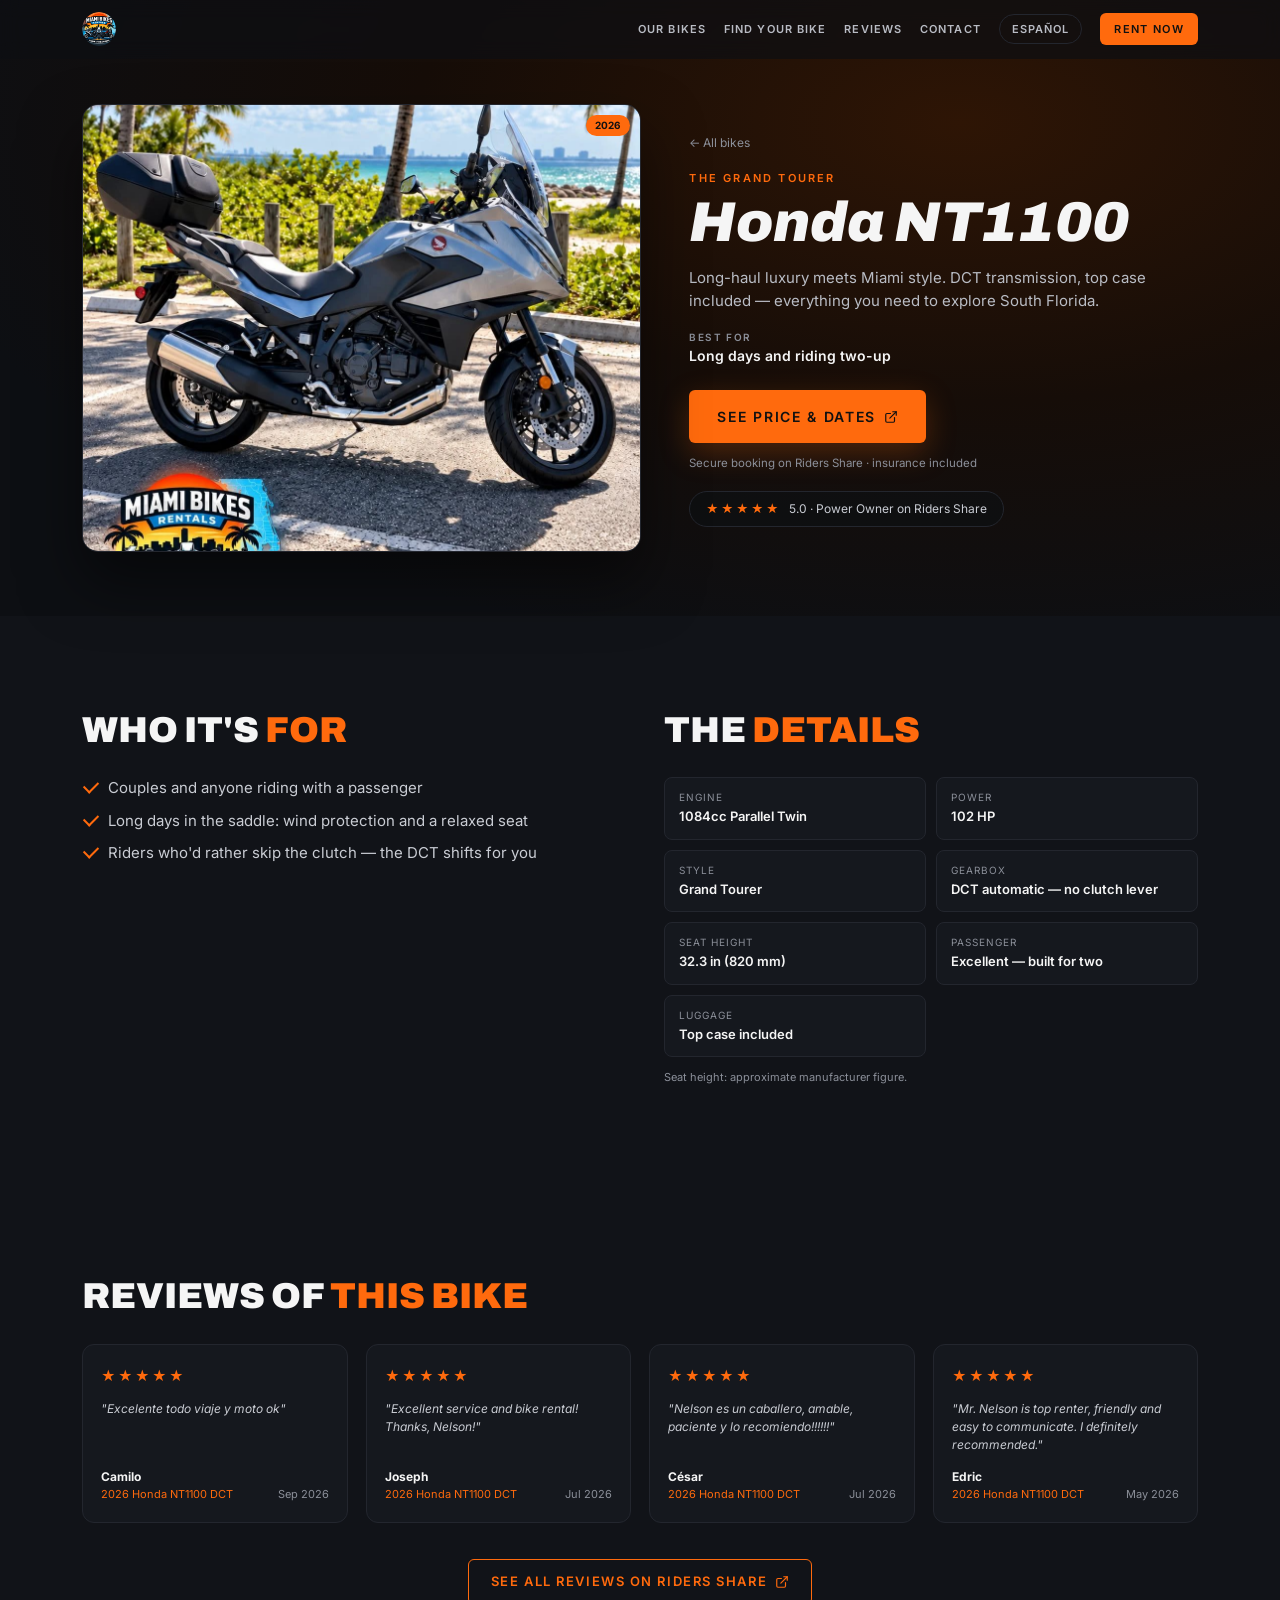
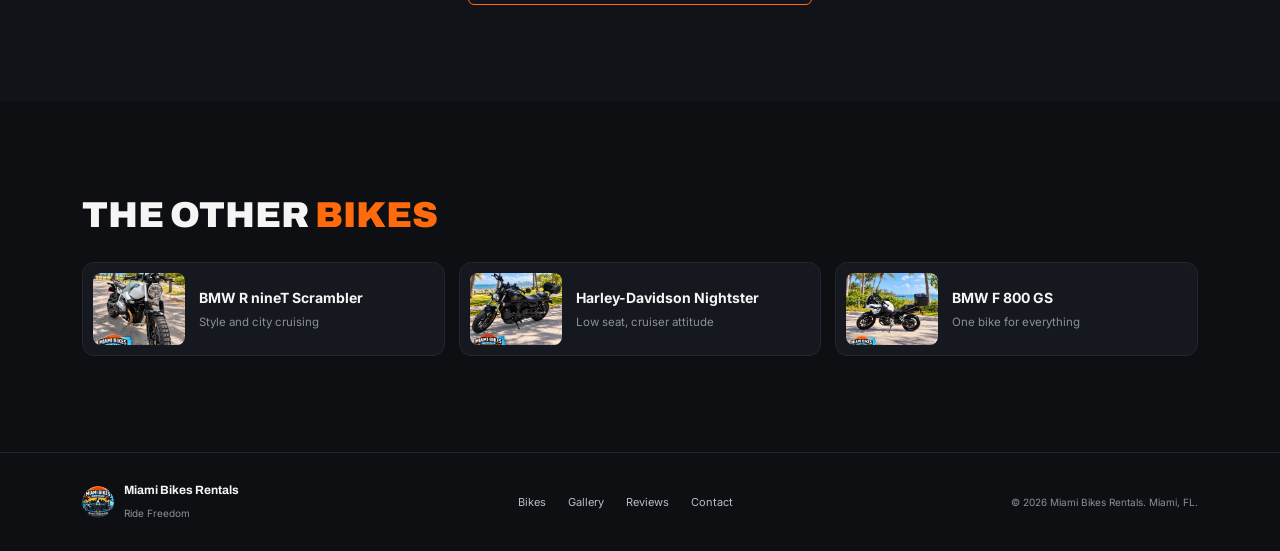
<file: rent-honda-nt1100-miami.html>
<!doctype html>
<html lang="en">
<head>
  <meta charset="utf-8" />
  <meta name="viewport" content="width=device-width, initial-scale=1" />
  <title>Rent a Honda NT1100 in Miami | Miami Bikes Rentals</title>
  <meta name="description" content="Rent the 2026 Honda NT1100 in Miami. Long days and riding two-up. 1084cc Parallel Twin, 102 HP. Book securely through Riders Share." />
  <link rel="canonical" href="https://www.miamibikesrentals.com/rent-honda-nt1100-miami.html" />
  <meta property="og:title" content="Rent the 2026 Honda NT1100 in Miami" />
  <meta property="og:description" content="Long-haul luxury meets Miami style. DCT transmission, top case included — everything you need to explore South Florida." />
  <meta property="og:image" content="https://www.miamibikesrentals.com/assets/images/honda-nt1100.jpg" />
  <meta property="og:url" content="https://www.miamibikesrentals.com/rent-honda-nt1100-miami.html" />
  <meta name="theme-color" content="#0d0f13" />
  <link rel="icon" href="assets/images/favicon.png" />
  <link rel="preconnect" href="https://fonts.googleapis.com" />
  <link rel="preconnect" href="https://fonts.gstatic.com" crossorigin />
  <link href="https://fonts.googleapis.com/css2?family=Archivo:ital,wght@0,400;0,600;0,800;0,900;1,800;1,900&family=Inter:wght@400;500;600&display=swap" rel="stylesheet" />
  <link rel="stylesheet" href="css/styles.css?v=202611180700" />
  <script type="application/ld+json">{"@context": "https://schema.org", "@type": "Motorcycle", "name": "2026 Honda NT1100", "brand": "Honda", "vehicleModelDate": "2026", "image": "https://www.miamibikesrentals.com/assets/images/honda-nt1100.jpg", "description": "Long-haul luxury meets Miami style. DCT transmission, top case included — everything you need to explore South Florida.", "url": "https://www.miamibikesrentals.com/rent-honda-nt1100-miami.html"}</script>
</head>
<body data-page="honda-nt1100" data-bike="honda-nt1100">
  <header class="nav" id="nav">
    <div class="container nav-inner">
      <a href="index.html" class="brand" data-track="logo">
        <img src="assets/images/logo-icon.png" alt="" class="brand-logo" onerror="this.style.display='none'" />
        <span>MIAMI BIKES RENTALS</span>
      </a>
      <button class="nav-toggle" aria-label="Open menu" aria-expanded="false" data-track="off">
        <span></span><span></span><span></span>
      </button>
      <nav class="nav-links">
        <a href="index.html#bikes" data-track="our-bikes" data-i18n="nav.bikes">Our Bikes</a>
        <a href="index.html#quiz" data-track="find-your-bike" data-i18n="nav.quiz">Find Your Bike</a>
        <a href="index.html#how" data-track="how-it-works" data-i18n="nav.how" data-draft="how">How It Works</a>
        <a href="index.html#reviews" data-track="reviews" data-i18n="nav.reviews">Reviews</a>
        <a href="index.html#faq" data-track="faq" data-i18n="nav.faq" data-draft="faq">FAQ</a>
        <a href="index.html#contact" data-track="contact" data-i18n="nav.contact">Contact</a>
        <button type="button" class="lang-toggle" aria-label="Change language"></button>
        <a href="index.html#bikes" class="btn btn-primary btn-sm" data-track="rent-now" data-i18n="nav.rent">Rent Now</a>
      </nav>
    </div>
  </header>

  <!-- The page content is built by js/bike.js from this bike's entry in js/site-data.js. -->
  <main id="top" class="bike-page">
    <section class="bp-hero" data-section="hero">
      <div class="container">
        <h1>Honda NT1100</h1>
        <p>Long-haul luxury meets Miami style. DCT transmission, top case included — everything you need to explore South Florida.</p>
      </div>
    </section>
  </main>

  <footer class="footer">
    <div class="container footer-inner">
      <a href="index.html" class="footer-brand" data-track="logo">
        <img src="assets/images/logo-icon.png" alt="" onerror="this.style.display='none'" />
        <span><strong>Miami Bikes Rentals</strong><small>Ride Freedom</small></span>
      </a>
      <nav class="footer-links">
        <a href="index.html#bikes" data-track="our-bikes" data-i18n="nav.bikes">Bikes</a>
        <a href="index.html#gallery" data-track="gallery" data-i18n="nav.gallery">Gallery</a>
        <a href="index.html#reviews" data-track="reviews" data-i18n="nav.reviews">Reviews</a>
        <a href="index.html#contact" data-track="contact" data-i18n="nav.contact">Contact</a>
      </nav>
      <p class="copyright">© <span id="year">2026</span> Miami Bikes Rentals. Miami, FL.</p>
    </div>
  </footer>

  <!-- Lightbox -->
  <div class="lightbox" id="lightbox" hidden>
    <button class="lightbox-close" aria-label="Close" data-track="off">×</button>
    <div class="lightbox-body" id="lightbox-body"></div>
  </div>

  <!-- Icons -->
  <svg width="0" height="0" style="position:absolute" aria-hidden="true">
    <symbol id="i-ext" viewBox="0 0 24 24" fill="none" stroke="currentColor" stroke-width="2" stroke-linecap="round" stroke-linejoin="round">
      <path d="M15 3h6v6"/><path d="M10 14 21 3"/><path d="M18 13v6a2 2 0 0 1-2 2H5a2 2 0 0 1-2-2V8a2 2 0 0 1 2-2h6"/>
    </symbol>
  </svg>

  <script src="js/site-data.js?v=202611180700"></script>
  <script src="js/i18n.js?v=202611180700"></script>
  <script src="js/common.js?v=202611180700"></script>
  <script src="js/bike.js?v=202611180700"></script>
</body>
</html>
</file>
<file: css/styles.css>
:root {
  --bg: #0d0f13;
  --bg-alt: #111318;
  --card: #15181e;
  --card-2: #1c1f27;
  --border: #23262e;
  --text: #f5f5f5;
  --muted: #8b8f99;
  --orange: #ff6a0d;
  --orange-2: #ff8a2a;
  --orange-dark: #c43e00;
  --radius: 12px;
  --display: "Archivo", "Arial Black", Arial, sans-serif;
  --body: "Inter", Arial, Helvetica, sans-serif;
}

* { box-sizing: border-box; margin: 0; padding: 0; }
[hidden] { display: none !important; }
html { scroll-behavior: smooth; scroll-padding-top: 64px; }
body { background: var(--bg); color: var(--text); font-family: var(--body); line-height: 1.5; -webkit-font-smoothing: antialiased; overflow-x: hidden; }
img, video { display: block; max-width: 100%; }
a { color: inherit; text-decoration: none; }
button { font: inherit; color: inherit; background: none; border: 0; cursor: pointer; }

.container { width: 100%; max-width: 1180px; margin: 0 auto; padding: 0 16px; }
@media (min-width: 640px) { .container { padding: 0 32px; } }
.center { text-align: center; }

/* Buttons */
.btn { display: inline-flex; align-items: center; justify-content: center; gap: 8px; font-family: var(--body); font-weight: 600; font-size: 13px; letter-spacing: .12em; text-transform: uppercase; border-radius: 6px; padding: 12px 22px; transition: transform .15s, box-shadow .2s, background .2s; }
.btn-primary { background: var(--orange); color: #111; box-shadow: 0 0 0 rgba(255,106,13,0); }
.btn-primary:hover { background: var(--orange-2); box-shadow: 0 8px 28px rgba(255,106,13,.35); transform: translateY(-1px); }
.btn-outline { border: 1px solid var(--orange); color: var(--orange); }
.btn-outline:hover { background: rgba(255,106,13,.1); }
.btn-ghost { border: 1px solid var(--border); color: #c9ccd3; background: var(--card); }
.btn-ghost:hover { border-color: #3a3e48; color: #fff; }
.btn-sm { padding: 8px 14px; font-size: 11px; }
.btn-lg { padding: 16px 28px; font-size: 14px; box-shadow: 0 10px 30px rgba(255,106,13,.25); }
.btn-block { width: 100%; }
.ext { width: 14px; height: 14px; flex: none; }

/* Nav */
.nav { position: fixed; inset: 0 0 auto; z-index: 50; background: rgba(13,15,19,.7); backdrop-filter: blur(10px); -webkit-backdrop-filter: blur(10px); border-bottom: 1px solid transparent; transition: background .2s, border-color .2s; }
.nav.scrolled { background: rgba(13,15,19,.95); border-color: var(--border); }
.nav-inner { display: flex; align-items: center; justify-content: space-between; height: 58px; }
.brand { display: flex; align-items: center; gap: 10px; white-space: nowrap; font-family: var(--display); font-weight: 900; font-size: 18px; letter-spacing: .02em; }
.brand-logo { width: 34px; height: 34px; border-radius: 50%; }
.nav-links { display: flex; align-items: center; gap: 28px; }
.nav-links a { white-space: nowrap; }
.nav-links a:not(.btn) { font-size: 11px; font-weight: 600; letter-spacing: .1em; text-transform: uppercase; color: #b9bcc4; transition: color .2s; }
.nav-links a:not(.btn):hover, .nav-links a[aria-current="page"] { color: var(--orange); }
.nav-toggle { display: none; width: 40px; height: 40px; flex-direction: column; justify-content: center; align-items: center; gap: 5px; }
.nav-toggle span { width: 22px; height: 2px; background: var(--text); border-radius: 2px; }
@media (max-width: 980px) {
  .brand { font-size: 15px; }
  .nav-toggle { display: flex; }
  .nav-links { position: absolute; top: 58px; left: 0; right: 0; flex-direction: column; gap: 0; background: rgba(13,15,19,.98); border-bottom: 1px solid var(--border); padding: 8px 16px 16px; display: none; }
  .nav-links.open { display: flex; }
  .nav-links a:not(.btn) { padding: 14px 0; width: 100%; text-align: center; font-size: 13px; }
  .nav-links .btn { margin-top: 8px; width: 100%; }
}

/* Hero */
.hero { position: relative; min-height: 100vh; display: flex; align-items: center; padding: 96px 0 64px; overflow: hidden; background: radial-gradient(ellipse at 70% 40%, #3a1a06 0%, #1a0f08 35%, var(--bg) 75%); }
.hero-map { position: absolute; inset: 0; opacity: .8; background: url("../assets/images/miami-map.svg") center 45% / cover no-repeat; mask-image: radial-gradient(ellipse at center, #000 35%, transparent 85%); -webkit-mask-image: radial-gradient(ellipse at center, #000 35%, transparent 85%); }
.hero-glow { position: absolute; width: 900px; height: 900px; right: -200px; top: -150px; background: radial-gradient(circle, rgba(255,106,13,.22), transparent 60%); pointer-events: none; }
.hero-content { position: relative; text-align: center; display: flex; flex-direction: column; align-items: center; }
.hero-logo { width: 200px; height: 200px; border-radius: 14px; box-shadow: 0 20px 60px rgba(0,0,0,.6), 0 0 40px rgba(255,106,13,.18); margin-bottom: 28px; animation: float 6s ease-in-out infinite; }
.hero-title { font-family: var(--display); font-weight: 900; font-style: italic; font-size: clamp(64px, 14vw, 148px); line-height: .95; letter-spacing: -.01em; background: linear-gradient(180deg, var(--orange-2) 0%, var(--orange) 50%, var(--orange-dark) 100%); -webkit-background-clip: text; background-clip: text; color: transparent; filter: drop-shadow(0 0 30px rgba(255,106,13,.35)); padding: 0 .1em; }
.hero-sub { max-width: 440px; margin: 28px auto 32px; color: #a5a9b2; font-size: 15px; }
@keyframes float { 0%,100% { transform: translateY(0); } 50% { transform: translateY(-8px); } }

/* Sections */
.section { padding: 96px 0; }
.section-alt { background: var(--bg-alt); }
.section-head { text-align: center; margin-bottom: 56px; }
.eyebrow { font-size: 11px; font-weight: 600; letter-spacing: .2em; text-transform: uppercase; color: var(--orange); margin-bottom: 8px; }
.eyebrow-white { color: #fff; font-style: italic; font-weight: 800; }
.section-title { font-family: var(--display); font-weight: 900; font-size: clamp(36px, 6vw, 52px); line-height: 1.05; }
.section-title span { color: var(--orange); }
.fleet-title { font-family: var(--display); font-weight: 900; font-style: italic; font-size: clamp(36px, 7vw, 56px); line-height: 1.05; text-shadow: 0 0 40px rgba(255,106,13,.25); }
.fleet-title span { color: var(--orange); background: linear-gradient(180deg, var(--orange-2), var(--orange-dark)); -webkit-background-clip: text; background-clip: text; color: transparent; }
.section-sub { color: var(--muted); font-style: italic; font-size: 12px; margin-top: 14px; }
.divider { width: 200px; height: 1px; margin: 24px auto 0; background: linear-gradient(90deg, transparent, var(--orange), transparent); opacity: .6; }
.rating-line { color: var(--muted); font-size: 12px; margin-top: 10px; display: flex; gap: 6px; justify-content: center; align-items: center; }
.stars { color: var(--orange); letter-spacing: 2px; }

/* Bikes */
.bike-grid { display: grid; gap: 20px; grid-template-columns: repeat(auto-fill, minmax(240px, 1fr)); }
.bike-card { background: var(--card); border: 1px solid var(--border); border-radius: var(--radius); overflow: hidden; display: flex; flex-direction: column; transition: transform .25s, border-color .25s, box-shadow .25s; }
.bike-card:hover, .bike-card.reveal.in:hover { transform: translateY(-4px); border-color: rgba(255,106,13,.4); box-shadow: 0 20px 40px rgba(0,0,0,.4); }
.bike-media { position: relative; aspect-ratio: 10/9; background: linear-gradient(135deg, #20232b, #121418); overflow: hidden; }
.bike-media img { width: 100%; height: 100%; object-fit: cover; object-position: center 55%; transition: transform .5s; }
.bike-card:hover .bike-media img { transform: scale(1.05); }
.bike-media::after { content: ""; position: absolute; inset: auto 0 0; height: 45%; background: linear-gradient(transparent, rgba(13,15,19,.9)); }
.badge { position: absolute; top: 10px; right: 10px; z-index: 1; background: var(--orange); color: #111; font-size: 10px; font-weight: 700; padding: 3px 9px; border-radius: 999px; }
.bike-tag { position: absolute; left: 12px; bottom: 10px; z-index: 1; color: var(--orange); font-size: 10px; font-weight: 700; letter-spacing: .15em; text-transform: uppercase; }
.bike-body { padding: 20px 16px 16px; display: flex; flex-direction: column; flex: 1; }
.bike-body h3 { font-size: 17px; font-weight: 500; line-height: 1.25; margin-bottom: 8px; }
.bike-body p { color: var(--muted); font-size: 11.5px; margin-bottom: 14px; }
.specs { display: grid; grid-template-columns: 1fr 1fr; gap: 8px; margin-bottom: 18px; }
.specs div { background: var(--card-2); border-radius: 6px; padding: 8px 10px; }
.specs dt { font-size: 9px; letter-spacing: .1em; text-transform: uppercase; color: var(--muted); }
.specs dd { font-size: 11px; font-weight: 600; }
.bike-body .btn { margin-top: auto; }

img.missing { opacity: 0; }

/* Gallery */
.gallery-grid { display: grid; gap: 12px; grid-template-columns: 1fr; }
@media (min-width: 560px) { .gallery-grid { grid-template-columns: repeat(2, 1fr); } }
@media (min-width: 1000px) { .gallery-grid { grid-template-columns: repeat(4, 1fr); } }
.gallery-item { position: relative; aspect-ratio: 4/5; border-radius: 8px; overflow: hidden; border: 1px solid var(--border); background: linear-gradient(135deg, #20232b, #121418); }
.gallery-item img, .gallery-item video { width: 100%; height: 100%; object-fit: cover; transition: transform .5s; }
.gallery-item:hover img, .gallery-item:hover video { transform: scale(1.05); }
.gallery-label { position: absolute; top: 8px; left: 8px; background: var(--orange); color: #111; font-size: 9px; font-weight: 600; padding: 2px 8px; border-radius: 999px; }
.play { position: absolute; inset: 0; display: grid; place-items: center; font-size: 40px; color: #fff; text-shadow: 0 2px 12px rgba(0,0,0,.6); }

/* Lightbox */
.lightbox { position: fixed; inset: 0; z-index: 100; background: rgba(0,0,0,.92); display: grid; place-items: center; padding: 24px; }
.lightbox[hidden] { display: none; }
.lightbox-body img, .lightbox-body video { max-width: 92vw; max-height: 86vh; border-radius: 8px; }
.lightbox-close { position: absolute; top: 12px; right: 18px; font-size: 40px; line-height: 1; color: #fff; }

/* Reviews */
.review-grid { display: grid; gap: 18px; grid-template-columns: repeat(auto-fill, minmax(260px, 1fr)); margin-bottom: 36px; }
.review-card { background: var(--card); border: 1px solid var(--border); border-radius: var(--radius); padding: 20px 18px; display: flex; flex-direction: column; gap: 14px; }
.review-card .stars { font-size: 14px; }
.review-card blockquote { font-style: italic; font-size: 12px; color: #c9ccd3; flex: 1; }
.review-card figcaption { display: flex; justify-content: space-between; align-items: flex-end; font-size: 11px; }
.review-card figcaption strong { display: block; font-size: 12px; }
.review-card figcaption span { color: var(--orange); }
.review-card time { color: var(--muted); }

.review-actions { display: flex; flex-wrap: wrap; gap: 12px; justify-content: center; }

/* Contact */
.contact-grid { display: grid; gap: 40px; grid-template-columns: 1fr; }
@media (min-width: 860px) { .contact-grid { grid-template-columns: 1fr 1fr; gap: 32px; } }
.location { display: flex; gap: 14px; margin-bottom: 24px; }
.location-icon { width: 36px; height: 36px; flex: none; display: grid; place-items: center; border-radius: 8px; background: rgba(255,106,13,.12); border: 1px solid rgba(255,106,13,.3); color: var(--orange); }
.location-icon svg { width: 18px; height: 18px; }
.location h3 { font-family: var(--display); font-weight: 800; font-size: 14px; letter-spacing: .04em; }
.location p { color: var(--muted); font-size: 11.5px; }
.booking-card { background: var(--card); border: 1px solid var(--border); border-radius: var(--radius); padding: 20px 16px; }
.booking-card > p { color: var(--muted); font-size: 11.5px; margin-bottom: 16px; }
.booking-card strong { color: #fff; }
.booking-links { display: flex; flex-direction: column; gap: 8px; }
.booking-links a { display: flex; justify-content: space-between; align-items: center; background: var(--card-2); border-radius: 6px; padding: 11px 14px; font-size: 11.5px; font-weight: 600; transition: background .2s, color .2s; }
.booking-links a .ext { color: var(--muted); }
.booking-links a:hover { background: #242833; color: var(--orange); }
.contact-side { display: flex; flex-direction: column; align-items: flex-start; gap: 16px; }
@media (max-width: 859px) { .contact-side { align-items: center; text-align: center; } }
.contact-logo { width: 200px; height: 200px; border-radius: 12px; box-shadow: 0 12px 30px rgba(0,0,0,.5); }
.contact-side p { color: var(--muted); font-size: 11.5px; }

/* Footer */
.footer { border-top: 1px solid var(--border); padding: 28px 0; }
.footer-inner { display: flex; flex-wrap: wrap; gap: 20px; align-items: center; justify-content: space-between; }
.footer-brand { display: flex; align-items: center; gap: 10px; }
.footer-brand img { width: 32px; height: 32px; border-radius: 50%; }
.footer-brand strong { display: block; font-family: var(--display); font-size: 12px; }
.footer-brand small { color: var(--muted); font-size: 10px; }
.footer-links { display: flex; gap: 22px; font-size: 11px; color: #b9bcc4; }
.footer-links a:hover { color: var(--orange); }
.copyright { color: var(--muted); font-size: 10px; }
@media (max-width: 760px) { .footer-inner { flex-direction: column; text-align: center; } }

/* Reveal */
.reveal { opacity: 0; transform: translateY(18px); transition: opacity .6s ease, transform .6s ease, border-color .25s, box-shadow .25s; }
.reveal.in { opacity: 1; transform: none; }
@media (prefers-reduced-motion: reduce) {
  .reveal { opacity: 1; transform: none; transition: none; }
  .hero-logo { animation: none; }
  html { scroll-behavior: auto; }
}

/* Language toggle, hero extras */
.lang-toggle { font-size: 11px; font-weight: 600; letter-spacing: .1em; text-transform: uppercase; color: #b9bcc4; border: 1px solid var(--border); border-radius: 999px; padding: 6px 12px; transition: color .2s, border-color .2s; }
.lang-toggle:hover { color: var(--orange); border-color: var(--orange); }
@media (min-width: 981px) and (max-width: 1360px) { .nav-links { gap: 18px; } .brand span { display: none; } }
@media (max-width: 980px) { .lang-toggle { margin: 10px 0 4px; padding: 10px 20px; font-size: 12px; } }
.hero-actions { display: flex; flex-wrap: wrap; gap: 12px; justify-content: center; }
.hero-actions .btn-outline { box-shadow: none; background: rgba(13,15,19,.5); }
.hero-badge { display: inline-flex; flex-wrap: wrap; justify-content: center; align-items: center; gap: 4px 8px; margin-top: 24px; padding: 8px 16px; border-radius: 999px; border: 1px solid var(--border); background: rgba(13,15,19,.6); font-size: 12px; color: #c9ccd3; transition: border-color .2s; }
.hero-badge:hover { border-color: rgba(255,106,13,.5); }

/* Bike card extras */
.bike-media { display: block; }
.bike-body h3 a:hover { color: var(--orange); }
.bike-actions { margin-top: auto; display: flex; flex-direction: column; gap: 8px; }
.bike-actions .btn { margin-top: 0; }

/* Tick lists */
.ticks { list-style: none; display: grid; gap: 10px; }
.ticks li { position: relative; padding-left: 26px; font-size: 13px; color: #c9ccd3; }
.ticks li::before { content: ""; position: absolute; left: 2px; top: 4px; width: 12px; height: 7px; border-left: 2px solid var(--orange); border-bottom: 2px solid var(--orange); transform: rotate(-45deg); }
.ticks-lg li { font-size: 15px; }

/* Quiz */
.quiz-box { max-width: 760px; margin: 0 auto; background: var(--card); border: 1px solid var(--border); border-radius: 16px; padding: 32px 28px; }
.quiz-step { font-size: 11px; font-weight: 600; letter-spacing: .16em; text-transform: uppercase; color: var(--orange); }
.quiz-bar { height: 3px; background: var(--card-2); border-radius: 3px; margin: 10px 0 22px; overflow: hidden; }
.quiz-bar i { display: block; height: 100%; background: var(--orange); transition: width .3s; }
.quiz-box h3 { font-family: var(--display); font-weight: 800; font-size: clamp(20px, 3.4vw, 26px); line-height: 1.2; margin-bottom: 20px; }
.quiz-options { display: grid; gap: 10px; }
.quiz-option { text-align: left; padding: 16px 18px; border-radius: 10px; background: var(--card-2); border: 1px solid var(--border); font-size: 14px; font-weight: 500; transition: border-color .2s, background .2s, transform .15s; }
.quiz-option:hover { border-color: var(--orange); background: rgba(255,106,13,.08); transform: translateX(3px); }
.quiz-link { margin-top: 18px; font-size: 12px; color: var(--muted); }
.quiz-link:hover { color: var(--orange); }
.quiz-result { display: grid; gap: 24px; grid-template-columns: 1fr; align-items: center; }
@media (min-width: 680px) { .quiz-result { grid-template-columns: 240px 1fr; } }
.quiz-photo { display: block; aspect-ratio: 4/5; border-radius: 12px; overflow: hidden; border: 1px solid var(--border); }
@media (max-width: 679px) { .quiz-photo { aspect-ratio: 16/10; } }
.quiz-photo img { width: 100%; height: 100%; object-fit: cover; }
.quiz-result h3 { margin: 6px 0 4px; }
.quiz-tag { color: var(--orange); font-size: 13px; font-weight: 600; margin-bottom: 16px; }
.quiz-cta { display: flex; flex-wrap: wrap; gap: 10px; margin-top: 22px; }

/* Compare */
.compare-wrap { overflow-x: auto; border: 1px solid var(--border); border-radius: 16px; background: var(--card); -webkit-overflow-scrolling: touch; }
.compare { width: 100%; min-width: 760px; border-collapse: collapse; font-size: 12.5px; }
.compare th, .compare td { padding: 13px 14px; text-align: left; border-bottom: 1px solid var(--border); vertical-align: middle; }
.compare tbody tr:last-child th, .compare tbody tr:last-child td { border-bottom: 0; }
.compare tbody th { position: sticky; left: 0; z-index: 1; background: var(--card); font-size: 10px; font-weight: 600; letter-spacing: .1em; text-transform: uppercase; color: var(--muted); white-space: nowrap; }
.compare thead th { padding: 16px 14px; background: var(--card-2); width: 22%; }
.compare thead th:first-child { width: 12%; position: sticky; left: 0; z-index: 1; }
.compare thead a { display: flex; flex-direction: column; gap: 10px; font-family: var(--display); font-weight: 800; font-size: 13px; }
.compare thead a:hover { color: var(--orange); }
.compare thead img { width: 100%; aspect-ratio: 16/10; object-fit: cover; object-position: center 60%; border-radius: 8px; }
.compare td { color: #d7d9de; }
.compare td strong { color: var(--orange); font-weight: 600; }
.cmp-link { display: inline-flex; align-items: center; gap: 6px; color: var(--orange); font-weight: 600; white-space: nowrap; }
.cmp-link:hover { text-decoration: underline; }
.compare-note { color: var(--muted); font-size: 11px; margin-top: 12px; }

/* How it works */
.steps { list-style: none; display: grid; gap: 16px; grid-template-columns: repeat(auto-fit, minmax(210px, 1fr)); }
.steps li { background: var(--card); border: 1px solid var(--border); border-radius: var(--radius); padding: 22px 20px; }
.step-n { display: grid; place-items: center; width: 34px; height: 34px; border-radius: 50%; background: rgba(255,106,13,.12); border: 1px solid rgba(255,106,13,.4); color: var(--orange); font-family: var(--display); font-weight: 800; font-size: 14px; margin-bottom: 14px; }
.steps h3 { font-family: var(--display); font-weight: 800; font-size: 16px; margin-bottom: 6px; }
.steps p { color: var(--muted); font-size: 13px; }
.included { margin-top: 20px; background: var(--card); border: 1px solid var(--border); border-radius: var(--radius); padding: 24px 22px; }
.included h3 { font-family: var(--display); font-weight: 800; font-size: 16px; margin-bottom: 16px; }
.included .ticks { grid-template-columns: repeat(auto-fit, minmax(260px, 1fr)); }

/* FAQ */
.faq-list { max-width: 820px; margin: 0 auto; display: grid; gap: 10px; }
.faq-list details { background: var(--card); border: 1px solid var(--border); border-radius: 10px; }
.faq-list details[open] { border-color: rgba(255,106,13,.4); }
.faq-list summary { cursor: pointer; list-style: none; padding: 16px 44px 16px 18px; font-weight: 600; font-size: 14px; position: relative; }
.faq-list summary::-webkit-details-marker { display: none; }
.faq-list summary::after { content: "+"; position: absolute; right: 18px; top: 50%; transform: translateY(-50%); color: var(--orange); font-size: 20px; font-weight: 400; }
.faq-list details[open] summary::after { content: "–"; }
.faq-list p { padding: 0 18px 18px; color: #b9bcc4; font-size: 13.5px; line-height: 1.6; }

/* Rider wall */
.rider-grid { display: grid; gap: 12px; grid-template-columns: repeat(auto-fill, minmax(200px, 1fr)); }
.rider-card { position: relative; aspect-ratio: 4/5; border-radius: 10px; overflow: hidden; border: 1px solid var(--border); }
.rider-card img { width: 100%; height: 100%; object-fit: cover; }
.rider-card figcaption { position: absolute; inset: auto 0 0; padding: 28px 12px 10px; background: linear-gradient(transparent, rgba(13,15,19,.92)); font-size: 11px; }
.rider-card strong { display: block; font-size: 13px; }
.rider-card span { color: var(--orange); }

/* Draft sections (visible only with ?preview=1) */
.is-draft { outline: 2px dashed rgba(255,138,42,.6); outline-offset: -8px; }
.draft-note { text-align: center; color: var(--orange-2); font-size: 12px; font-weight: 600; margin: -40px 16px 40px; }

/* WhatsApp button */
.wa-float { position: fixed; right: 18px; bottom: 18px; z-index: 60; display: inline-flex; align-items: center; gap: 10px; padding: 13px 18px; border-radius: 999px; background: #1faa59; color: #fff; font-size: 13px; font-weight: 600; box-shadow: 0 10px 30px rgba(0,0,0,.45); transition: transform .15s, background .2s; }
.wa-float:hover { background: #24c063; transform: translateY(-2px); }
@media (max-width: 640px) { .wa-float span { display: none; } .wa-float { padding: 14px; } }

/* Bike page */
.bp-hero { padding: 104px 0 64px; background: radial-gradient(ellipse at 75% 20%, #2e1505 0%, #160d08 40%, var(--bg) 78%); }
.bp-hero-grid { display: grid; gap: 32px; grid-template-columns: 1fr; align-items: center; }
@media (min-width: 900px) { .bp-hero-grid { grid-template-columns: 1.1fr 1fr; gap: 48px; } }
.bp-photo { position: relative; aspect-ratio: 5/4; border-radius: 16px; overflow: hidden; border: 1px solid var(--border); box-shadow: 0 30px 60px rgba(0,0,0,.5); }
.bp-photo img { width: 100%; height: 100%; object-fit: cover; object-position: center 55%; }
.bp-back { display: inline-block; font-size: 12px; color: var(--muted); margin-bottom: 18px; }
.bp-back:hover { color: var(--orange); }
.bp-hero h1 { font-family: var(--display); font-weight: 900; font-style: italic; font-size: clamp(34px, 6vw, 56px); line-height: 1.02; margin-bottom: 16px; }
.bp-lead, .bp-hero .container > p { color: #b9bcc4; font-size: 15px; max-width: 520px; }
.bp-best { margin: 18px 0 24px; font-size: 14px; font-weight: 600; }
.bp-best span { display: block; font-size: 10px; letter-spacing: .14em; text-transform: uppercase; color: var(--muted); font-weight: 600; }
.bp-note { color: var(--muted); font-size: 11.5px; margin-top: 12px; }
.bp-intro .hero-badge { margin-top: 18px; }
.bp-h2 { font-size: clamp(26px, 4.4vw, 36px); margin-bottom: 28px; }
.bp-two { display: grid; gap: 48px; grid-template-columns: 1fr; }
@media (min-width: 900px) { .bp-two { grid-template-columns: 1fr 1fr; } }
.bp-facts { display: grid; grid-template-columns: 1fr 1fr; gap: 10px; }
.bp-facts div { background: var(--card); border: 1px solid var(--border); border-radius: 8px; padding: 12px 14px; }
.bp-facts dt { font-size: 10px; letter-spacing: .1em; text-transform: uppercase; color: var(--muted); }
.bp-facts dd { font-size: 13px; font-weight: 600; margin-top: 2px; }
.other-grid { display: grid; gap: 14px; grid-template-columns: repeat(auto-fit, minmax(240px, 1fr)); }
.other-card { display: flex; align-items: center; gap: 14px; background: var(--card); border: 1px solid var(--border); border-radius: var(--radius); padding: 10px; transition: border-color .2s, transform .2s; }
.other-card:hover, .other-card.reveal.in:hover { border-color: rgba(255,106,13,.45); transform: translateY(-2px); }
.other-card img { width: 92px; height: 72px; object-fit: cover; border-radius: 8px; flex: none; }
.other-card strong { display: block; font-size: 14px; }
.other-card small { color: var(--muted); font-size: 11.5px; }
.bp-sticky { display: none; }
@media (max-width: 760px) {
  .bp-sticky { position: fixed; inset: auto 0 0; z-index: 55; display: flex; align-items: center; justify-content: space-between; gap: 12px; padding: 10px 16px calc(10px + env(safe-area-inset-bottom)); background: rgba(13,15,19,.96); border-top: 1px solid var(--border); }
  .bp-sticky strong { display: block; font-size: 13px; }
  .bp-sticky small { color: var(--muted); font-size: 11px; }
  .bp-sticky .btn { padding: 12px 14px; font-size: 11px; white-space: nowrap; }
  .bike-page ~ .footer { padding-bottom: 96px; }
  body[data-bike] .wa-float { bottom: 78px; }
}
</file>
<file: admin/admin.css>
:root {
  --bg: #0d0f13;
  --card: #15181e;
  --card-2: #1c1f27;
  --border: #23262e;
  --grid: #262a33;
  --text: #f5f5f5;
  --text-2: #c9ccd3;
  --muted: #8b8f99;
  --orange: #ff6a0d;
  --orange-2: #ff8a2a;
  --s-clicks: #f0600a;
  --s-visitors: #4a8cf0;
  --bar: #f0600a;
  --bar-track: #20232b;
  --danger: #ff6b6b;
  --radius: 12px;
  --display: "Archivo", "Arial Black", Arial, sans-serif;
  --body: "Inter", Arial, Helvetica, sans-serif;
}

* { box-sizing: border-box; margin: 0; padding: 0; }
[hidden] { display: none !important; }
body { background: var(--bg); color: var(--text); font-family: var(--body); font-size: 14px; line-height: 1.5; -webkit-font-smoothing: antialiased; }
a { color: var(--orange-2); }
button, input, select { font: inherit; color: inherit; }
button { background: none; border: 0; cursor: pointer; }
.muted { color: var(--muted); }
.wrap { width: 100%; max-width: 1180px; margin: 0 auto; padding: 0 16px; }
@media (min-width: 640px) { .wrap { padding: 0 32px; } }

.btn { display: inline-flex; align-items: center; justify-content: center; gap: 8px; font-weight: 600; font-size: 12px; letter-spacing: .1em; text-transform: uppercase; border-radius: 6px; padding: 12px 20px; transition: background .2s, border-color .2s; }
.btn-primary { background: var(--orange); color: #111; }
.btn-primary:hover { background: var(--orange-2); }
.btn-ghost { border: 1px solid var(--border); color: var(--text-2); background: var(--card); }
.btn-ghost:hover { border-color: #3a3e48; color: #fff; }
.btn-sm { padding: 8px 12px; font-size: 11px; }
.btn-block { width: 100%; }
.eyebrow { color: var(--orange); font-weight: 600; font-size: 11px; letter-spacing: .25em; text-transform: uppercase; }

/* Sign in */
.login { min-height: 100vh; display: grid; place-items: center; padding: 24px 16px; background: radial-gradient(600px 400px at 50% 0%, rgba(255,106,13,.12), transparent); }
.login-card { width: 100%; max-width: 400px; background: var(--card); border: 1px solid var(--border); border-radius: var(--radius); padding: 32px 24px; display: grid; gap: 12px; }
.login-logo { width: 56px; height: 56px; border-radius: 50%; }
.login-card h1 { font-family: var(--display); font-weight: 900; font-size: 32px; line-height: 1; }
.login-card h1 span, .page-title span { color: var(--orange); }
.login-card label { font-weight: 600; font-size: 12px; color: var(--text-2); }
.login-card input[type="password"] { width: 100%; padding: 12px 14px; background: var(--bg); border: 1px solid var(--border); border-radius: 8px; }
.login-card input:focus, .builder input:focus, .builder select:focus { outline: 2px solid var(--orange); outline-offset: 1px; }
.check { display: flex; align-items: center; gap: 8px; font-weight: 400 !important; }
.login-error, .load-error { color: var(--danger); font-size: 13px; }
.load-error { background: rgba(255,107,107,.08); border: 1px solid rgba(255,107,107,.3); padding: 12px 16px; border-radius: 8px; margin-bottom: 16px; }
.login-alt { font-size: 13px; color: var(--muted); text-align: center; }

/* Top bar */
.top { position: sticky; top: 0; z-index: 10; background: rgba(13,15,19,.92); backdrop-filter: blur(8px); border-bottom: 1px solid var(--border); }
.top-inner { display: flex; align-items: center; justify-content: space-between; gap: 12px; height: 60px; }
.brand { display: flex; align-items: center; gap: 10px; color: var(--text); text-decoration: none; font-family: var(--display); font-weight: 800; font-size: 14px; letter-spacing: .04em; min-width: 0; }
.brand img { width: 32px; height: 32px; border-radius: 50%; flex: none; }
.brand span { white-space: nowrap; overflow: hidden; text-overflow: ellipsis; }
.brand em { font-style: normal; color: var(--orange); margin-left: 4px; }
.top-actions { display: flex; gap: 8px; flex: none; }
@media (max-width: 560px) { .brand span { display: none; } }

.demo-banner { margin-top: 20px; padding: 12px 16px; border-radius: 8px; border: 1px dashed rgba(255,138,42,.5); background: rgba(255,106,13,.07); color: var(--text-2); }
.toolbar { display: flex; flex-wrap: wrap; align-items: flex-end; justify-content: space-between; gap: 16px; margin: 28px 0 20px; }
.page-title { font-family: var(--display); font-weight: 900; font-size: clamp(26px, 5vw, 38px); line-height: 1.05; }
.seg { display: flex; flex-wrap: wrap; background: var(--card); border: 1px solid var(--border); border-radius: 8px; padding: 3px; }
.seg button { padding: 7px 12px; border-radius: 6px; font-size: 13px; color: var(--muted); }
.seg button:hover { color: var(--text); }
.seg button.on { background: var(--card-2); color: var(--text); box-shadow: inset 0 0 0 1px #3a3e48; }

/* KPI tiles */
.kpis { display: grid; grid-template-columns: repeat(2, minmax(0, 1fr)); gap: 12px; margin-bottom: 16px; }
@media (min-width: 900px) { .kpis { grid-template-columns: repeat(4, minmax(0, 1fr)); } }
.kpi { background: var(--card); border: 1px solid var(--border); border-radius: var(--radius); padding: 16px 18px; }
.kpi p { color: var(--muted); font-size: 12px; font-weight: 500; }
.kpi strong { display: block; font-family: var(--display); font-weight: 800; font-size: clamp(26px, 4vw, 34px); line-height: 1.2; font-variant-numeric: tabular-nums; }
.kpi small { color: var(--muted); font-size: 12px; }

/* Panels */
.panel { background: var(--card); border: 1px solid var(--border); border-radius: var(--radius); padding: 20px; margin-bottom: 16px; min-width: 0; }
.panel-head { display: flex; flex-wrap: wrap; justify-content: space-between; align-items: flex-start; gap: 12px; margin-bottom: 16px; }
.panel h2 { font-size: 15px; font-weight: 600; }
.panel-head .muted { font-size: 13px; }
.grid-2, .grid-3 { display: grid; gap: 0 16px; grid-template-columns: minmax(0, 1fr); }
@media (min-width: 860px) { .grid-2 { grid-template-columns: repeat(2, minmax(0, 1fr)); } .grid-3 { grid-template-columns: repeat(3, minmax(0, 1fr)); } }
.legend { display: flex; gap: 16px; font-size: 12px; color: var(--text-2); }
.legend span { display: inline-flex; align-items: center; gap: 6px; }
.legend i { width: 10px; height: 10px; border-radius: 3px; display: inline-block; }
.empty { color: var(--muted); font-size: 13px; padding: 12px 0; }

/* Line chart */
.chart { position: relative; height: 260px; }
.chart svg { display: block; width: 100%; height: 100%; overflow: visible; }
.chart .gridline { stroke: var(--grid); stroke-width: 1; }
.chart .axis { fill: var(--muted); font-size: 11px; font-family: var(--body); }
.chart .line { fill: none; stroke-width: 2; stroke-linejoin: round; stroke-linecap: round; }
.chart .area { opacity: .1; }
.chart .cross { stroke: #4a4e58; stroke-width: 1; }
.chart .dot { stroke: var(--card); stroke-width: 2; }

/* Bar lists */
.bars { list-style: none; display: grid; gap: 10px; }
.bars li { display: grid; grid-template-columns: minmax(0, 1fr) auto; gap: 4px 12px; align-items: baseline; }
.bars .name { overflow: hidden; text-overflow: ellipsis; white-space: nowrap; color: var(--text-2); }
.bars .val { font-variant-numeric: tabular-nums; font-weight: 600; text-align: right; }
.bars .val small { color: var(--muted); font-weight: 400; margin-left: 6px; }
.bars .track { grid-column: 1 / -1; height: 6px; background: var(--bar-track); border-radius: 4px; overflow: hidden; }
.bars .fill { height: 100%; background: var(--bar); border-radius: 4px; min-width: 2px; }
.bars.alt .fill { background: var(--s-visitors); }

/* Links table */
.chips { display: flex; flex-wrap: wrap; gap: 6px; }
.chips button { padding: 5px 10px; border: 1px solid var(--border); border-radius: 999px; font-size: 12px; color: var(--muted); }
.chips button.on { border-color: var(--orange); color: var(--text); background: rgba(255,106,13,.1); }
.table-wrap { overflow-x: auto; margin: 0 -20px; padding: 0 20px; }
table.links { width: 100%; border-collapse: collapse; min-width: 560px; }
.links th { text-align: left; font-size: 11px; font-weight: 600; letter-spacing: .08em; text-transform: uppercase; color: var(--muted); padding: 8px 10px; border-bottom: 1px solid var(--border); }
.links td { padding: 10px; border-bottom: 1px solid var(--border); vertical-align: middle; }
.links .num { text-align: right; font-variant-numeric: tabular-nums; }
.links tr.row { cursor: pointer; }
.links tr.row:hover td, .links tr.row.open td { background: var(--card-2); }
.links tr.row:focus-visible { outline: 2px solid var(--orange); outline-offset: -2px; }
.links .what { font-weight: 600; }
.links .what small { display: block; font-weight: 400; color: var(--muted); font-size: 12px; max-width: 340px; overflow: hidden; text-overflow: ellipsis; white-space: nowrap; }
.links .where { color: var(--text-2); }
.links .count { display: flex; align-items: center; justify-content: flex-end; gap: 10px; }
.links .mini { width: 80px; height: 6px; background: var(--bar-track); border-radius: 4px; overflow: hidden; }
.links .mini i { display: block; height: 100%; background: var(--bar); border-radius: 4px; }
.links tr.detail td { background: var(--bg); padding: 16px 20px; }
.links tr.detail h3 { font-size: 13px; font-weight: 600; margin-bottom: 10px; }
.badge { display: inline-block; padding: 2px 8px; border-radius: 999px; font-size: 11px; font-weight: 600; white-space: nowrap; border: 1px solid var(--border); color: var(--text-2); }
.badge.booking { border-color: rgba(255,106,13,.6); color: var(--orange-2); }

/* Link builder */
.builder { display: grid; gap: 12px; grid-template-columns: minmax(0, 1fr); }
@media (min-width: 760px) { .builder { grid-template-columns: repeat(3, minmax(0, 1fr)); } }
.builder label { display: grid; gap: 6px; font-size: 12px; font-weight: 600; color: var(--text-2); }
.builder small { font-weight: 400; color: var(--muted); }
.builder input, .builder select { width: 100%; padding: 10px 12px; background: var(--bg); border: 1px solid var(--border); border-radius: 8px; font-weight: 400; }
.builder-out { margin-top: 14px; display: flex; flex-wrap: wrap; gap: 10px; align-items: center; }
.builder-out code { flex: 1 1 260px; min-width: 0; word-break: break-all; padding: 10px 12px; background: var(--bg); border: 1px solid var(--border); border-radius: 8px; color: var(--orange-2); font-size: 13px; }

.foot { font-size: 12px; margin: 8px 0 40px; }

.tooltip { position: fixed; z-index: 30; pointer-events: none; background: #0b0d10; border: 1px solid #333844; border-radius: 8px; padding: 8px 10px; font-size: 12px; box-shadow: 0 8px 24px rgba(0,0,0,.4); min-width: 140px; }
.tooltip b { display: block; margin-bottom: 4px; }
.tooltip div { display: flex; align-items: center; gap: 6px; }
.tooltip i { width: 8px; height: 8px; border-radius: 2px; display: inline-block; }
.tooltip span { margin-left: auto; padding-left: 12px; font-weight: 600; font-variant-numeric: tabular-nums; }
.toast { position: fixed; z-index: 40; left: 50%; bottom: 24px; transform: translateX(-50%); background: var(--card-2); border: 1px solid #3a3e48; padding: 10px 16px; border-radius: 8px; font-size: 13px; max-width: calc(100% - 32px); }
.loading .kpis, .loading .panel { opacity: .5; transition: opacity .2s; }

/* Phones: each clicked link becomes a stacked row instead of a wide table */
@media (max-width: 640px) {
  .table-wrap { overflow: visible; margin: 0; padding: 0; }
  table.links { min-width: 0; }
  .links thead { display: none; }
  .links tbody, .links tr, .links td { display: block; }
  .links tr.row { display: grid; grid-template-columns: minmax(0, 1fr) auto; gap: 4px 12px; padding: 12px 8px; border-bottom: 1px solid var(--border); }
  .links tr.row td { padding: 0; border: 0; background: none !important; }
  .links tr.row.open { background: var(--card-2); }
  .links tr.row .what { grid-column: 1; grid-row: 1; min-width: 0; }
  .links tr.row .num { grid-column: 2; grid-row: 1; }
  .links tr.row td:nth-child(2), .links tr.row .where { grid-column: 1 / -1; font-size: 12px; }
  .links .what small { max-width: none; }
  .links .mini { width: 48px; }
  .links tr.detail td { padding: 12px; }
}
</file>
